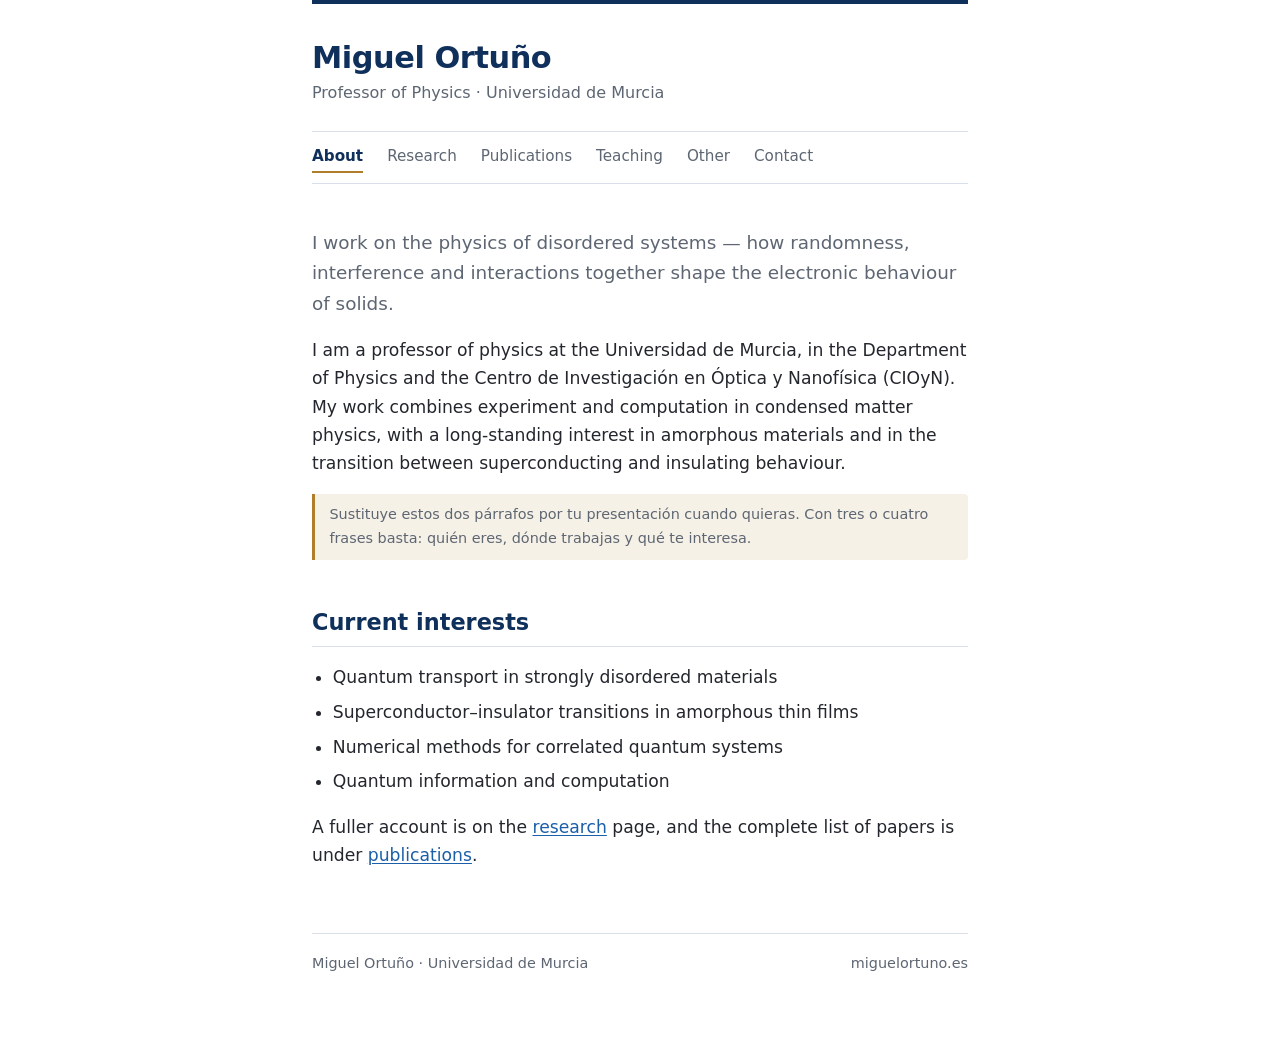
<file: index.html>
<!doctype html>
<html lang="en">
<head>
<meta charset="utf-8">
<meta name="viewport" content="width=device-width, initial-scale=1">
<title>Miguel Ortuño — Universidad de Murcia</title>
<meta name="description" content="Miguel Ortuño, Professor of Physics at the Universidad de Murcia. Disordered systems, quantum transport and superconductor–insulator transitions.">
<link rel="stylesheet" href="style.css">
</head>
<body>
<div class="wrap">

  <header class="masthead">
    <h1><a href="index.html">Miguel Ortuño</a></h1>
    <p class="affiliation">Professor of Physics · Universidad de Murcia</p>
    <nav>
      <a href="index.html" class="current">About</a>
      <a href="research.html">Research</a>
      <a href="publications.html">Publications</a>
      <a href="teaching.html">Teaching</a>
      <a href="other.html">Other</a>
      <a href="contact.html">Contact</a>
    </nav>
  </header>

  <main>
    <p class="lead">
      I work on the physics of disordered systems — how randomness, interference
      and interactions together shape the electronic behaviour of solids.
    </p>

    <p>
      I am a professor of physics at the Universidad de Murcia, in the Department of
      Physics and the Centro de Investigación en Óptica y Nanofísica (CIOyN). My work
      combines experiment and computation in condensed matter physics, with a
      long-standing interest in amorphous materials and in the transition between
      superconducting and insulating behaviour.
    </p>

    <div class="todo">
      Sustituye estos dos párrafos por tu presentación cuando quieras. Con tres o
      cuatro frases basta: quién eres, dónde trabajas y qué te interesa.
    </div>

    <h2>Current interests</h2>
    <ul>
      <li>Quantum transport in strongly disordered materials</li>
      <li>Superconductor–insulator transitions in amorphous thin films</li>
      <li>Numerical methods for correlated quantum systems</li>
      <li>Quantum information and computation</li>
    </ul>

    <p>
      A fuller account is on the <a href="research.html">research</a> page, and the
      complete list of papers is under <a href="publications.html">publications</a>.
    </p>
  </main>

  <footer>
    <span>Miguel Ortuño · Universidad de Murcia</span>
    <span>miguelortuno.es</span>
  </footer>

</div>
</body>
</html>
</file>
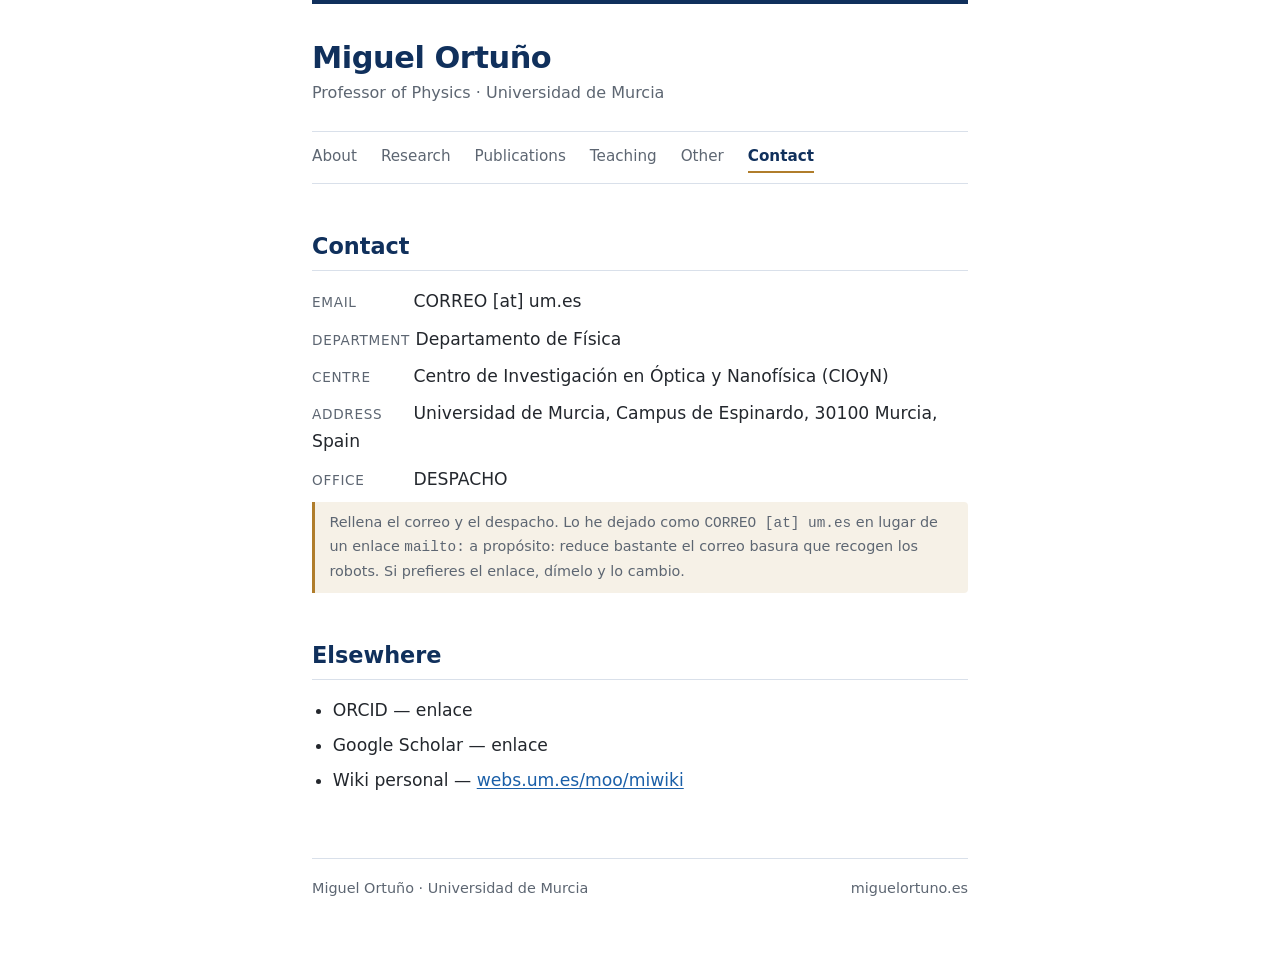
<file: contact.html>
<!doctype html>
<html lang="en">
<head>
<meta charset="utf-8">
<meta name="viewport" content="width=device-width, initial-scale=1">
<title>Contact — Miguel Ortuño</title>
<meta name="description" content="Contact details — Department of Physics, Universidad de Murcia.">
<link rel="stylesheet" href="style.css">
</head>
<body>
<div class="wrap">

  <header class="masthead">
    <h1><a href="index.html">Miguel Ortuño</a></h1>
    <p class="affiliation">Professor of Physics · Universidad de Murcia</p>
    <nav>
      <a href="index.html">About</a>
      <a href="research.html">Research</a>
      <a href="publications.html">Publications</a>
      <a href="teaching.html">Teaching</a>
      <a href="other.html">Other</a>
      <a href="contact.html" class="current">Contact</a>
    </nav>
  </header>

  <main>
    <h2>Contact</h2>

    <ul class="contact-list">
      <li><span>Email</span> CORREO [at] um.es</li>
      <li><span>Department</span> Departamento de Física</li>
      <li><span>Centre</span> Centro de Investigación en Óptica y Nanofísica (CIOyN)</li>
      <li><span>Address</span> Universidad de Murcia, Campus de Espinardo, 30100 Murcia, Spain</li>
      <li><span>Office</span> DESPACHO</li>
    </ul>

    <div class="todo">
      Rellena el correo y el despacho. Lo he dejado como <code>CORREO [at] um.es</code>
      en lugar de un enlace <code>mailto:</code> a propósito: reduce bastante el correo
      basura que recogen los robots. Si prefieres el enlace, dímelo y lo cambio.
    </div>

    <h2>Elsewhere</h2>
    <ul>
      <li>ORCID — enlace</li>
      <li>Google Scholar — enlace</li>
      <li>Wiki personal — <a href="https://webs.um.es/moo/miwiki/">webs.um.es/moo/miwiki</a></li>
    </ul>
  </main>

  <footer>
    <span>Miguel Ortuño · Universidad de Murcia</span>
    <span>miguelortuno.es</span>
  </footer>

</div>
</body>
</html>
</file>
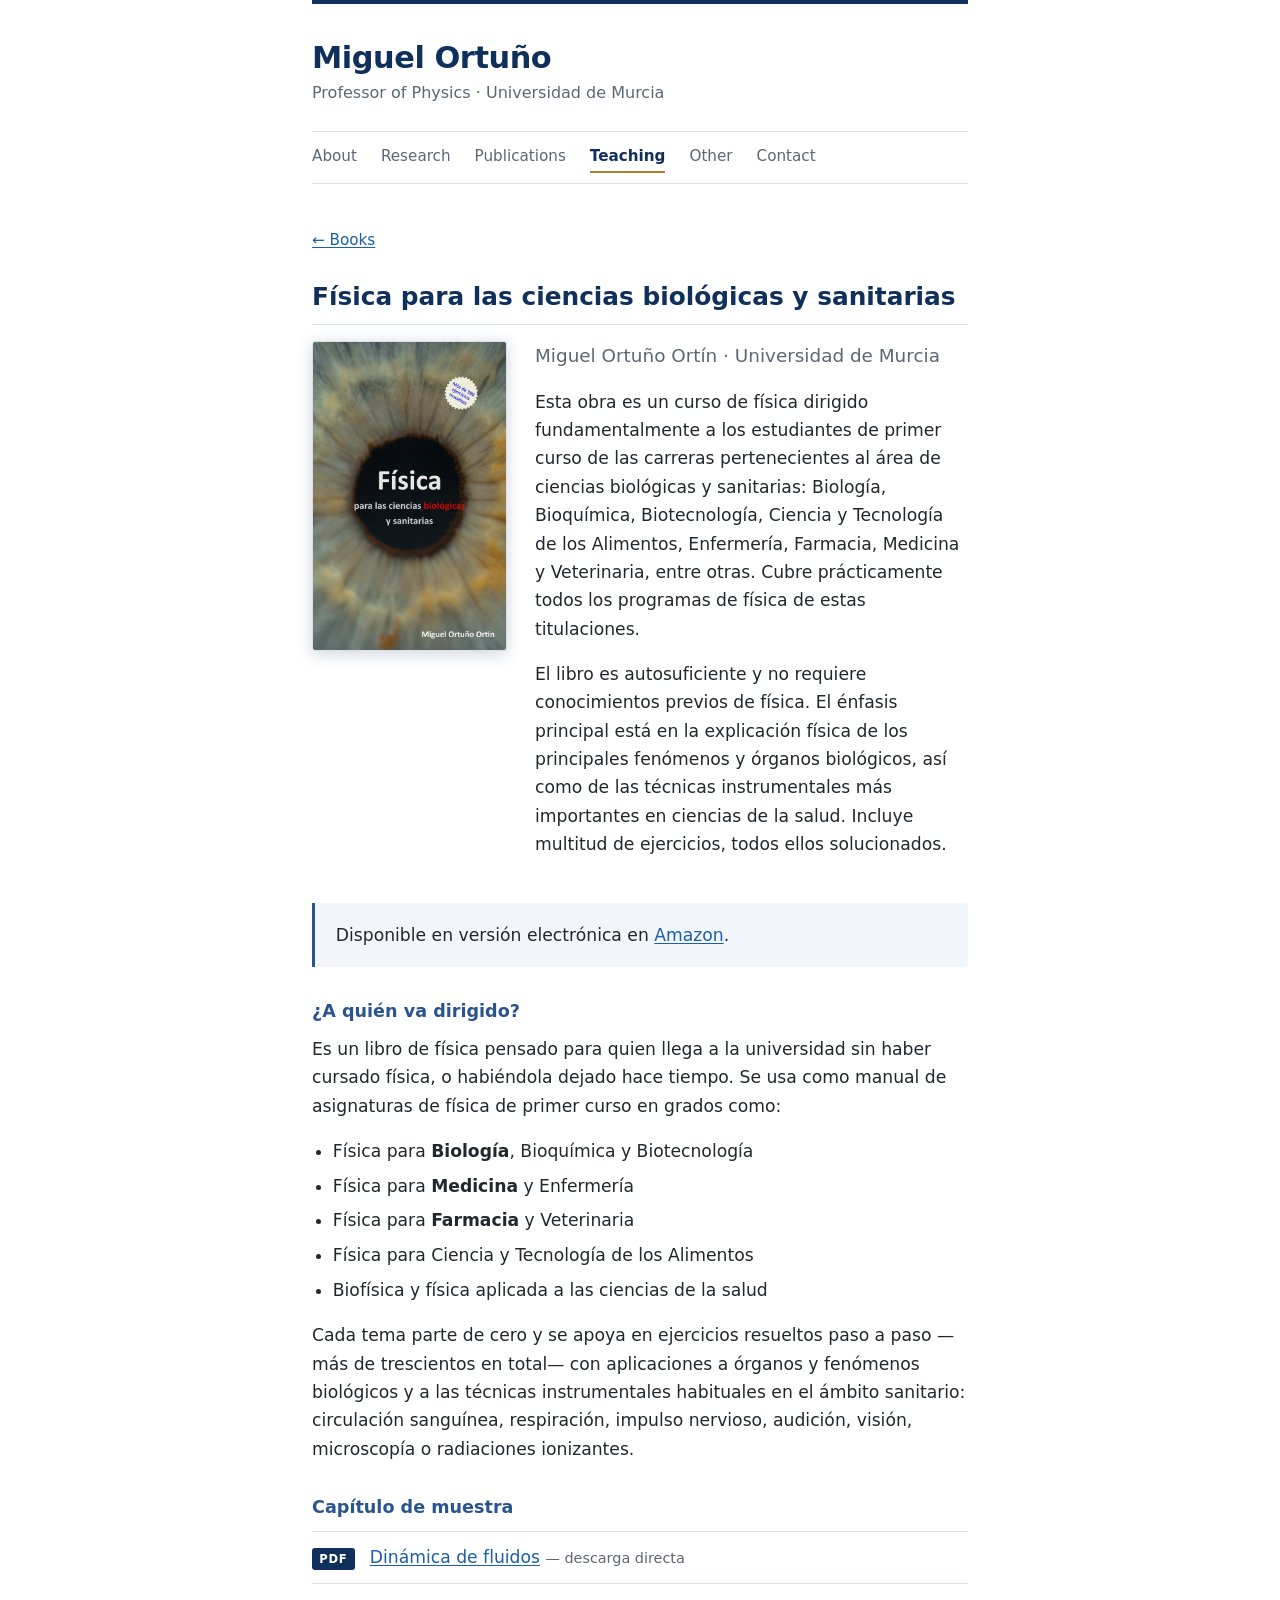
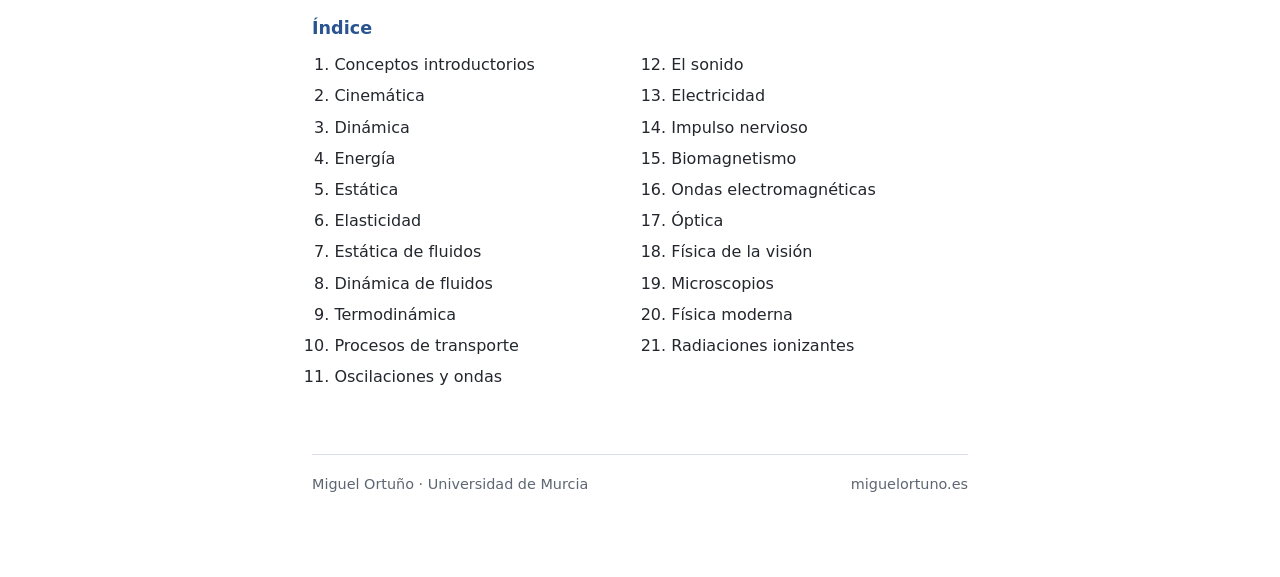
<file: libro-biofisica.html>
<!doctype html>
<html lang="es">
<head>
<meta charset="utf-8">
<meta name="viewport" content="width=device-width, initial-scale=1">
<title>Física para las ciencias biológicas y sanitarias — libro con más de 300 ejercicios resueltos</title>
<meta name="description" content="Libro de física para primer curso de Biología, Medicina, Enfermería, Farmacia, Veterinaria y Biotecnología. Sin conocimientos previos, con más de 300 ejercicios resueltos. Miguel Ortuño Ortín.">
<meta name="author" content="Miguel Ortuño Ortín">
<meta name="keywords" content="física para biología, física para enfermería, física para medicina, física para farmacia, física para veterinaria, biofísica, libro de física primer curso, ejercicios resueltos de física, física ciencias de la salud, Miguel Ortuño Ortín">
<link rel="canonical" href="https://miguelortuno.es/libro-biofisica.html">

<meta property="og:type" content="book">
<meta property="og:title" content="Física para las ciencias biológicas y sanitarias">
<meta property="og:description" content="Libro de física para primer curso de Biología, Medicina, Enfermería, Farmacia y Veterinaria, con más de 300 ejercicios resueltos.">
<meta property="og:url" content="https://miguelortuno.es/libro-biofisica.html">
<meta property="og:image" content="https://miguelortuno.es/img/portada-biofisica.jpg">
<meta property="og:locale" content="es_ES">

<link rel="stylesheet" href="style.css">

<script type="application/ld+json">
{
  "@context": "https://schema.org",
  "@type": "Book",
  "name": "Física para las ciencias biológicas y sanitarias",
  "author": {
    "@type": "Person",
    "name": "Miguel Ortuño Ortín",
    "jobTitle": "Catedrático de Física",
    "affiliation": {
      "@type": "CollegeOrUniversity",
      "name": "Universidad de Murcia"
    },
    "url": "https://miguelortuno.es/"
  },
  "inLanguage": "es",
  "bookFormat": "https://schema.org/EBook",
  "image": "https://miguelortuno.es/img/portada-biofisica.jpg",
  "url": "https://miguelortuno.es/libro-biofisica.html",
  "description": "Curso de física para estudiantes de primer curso de las carreras del área de ciencias biológicas y sanitarias: Biología, Bioquímica, Biotecnología, Ciencia y Tecnología de los Alimentos, Enfermería, Farmacia, Medicina y Veterinaria. Autosuficiente, sin conocimientos previos de física, con más de 300 ejercicios resueltos.",
  "about": [
    "Física",
    "Biofísica",
    "Física médica",
    "Ciencias de la salud",
    "Enseñanza universitaria"
  ],
  "offers": {
    "@type": "Offer",
    "url": "https://www.amazon.es/F%C3%ADsica-para-ciencias-biol%C3%B3gicas-sanitarias-ebook/dp/B0FCBRLQTH/",
    "availability": "https://schema.org/InStock"
  }
}
</script>
</head>
<body>
<div class="wrap">

  <header class="masthead">
    <p class="sitetitle"><a href="index.html">Miguel Ortuño</a></p>
    <p class="affiliation">Professor of Physics · Universidad de Murcia</p>
    <nav>
      <a href="index.html">About</a>
      <a href="research.html">Research</a>
      <a href="publications.html">Publications</a>
      <a href="teaching.html" class="current">Teaching</a>
      <a href="other.html">Other</a>
      <a href="contact.html">Contact</a>
    </nav>
  </header>

  <main>
    <p class="back"><a href="teaching.html">← Books</a></p>

    <h1 class="pagetitle">Física para las ciencias biológicas y sanitarias</h1>

    <div class="bookhead">
      <img class="cover" src="img/portada-biofisica.jpg" width="600" height="960"
           alt="Portada del libro Física para las ciencias biológicas y sanitarias, de Miguel Ortuño Ortín">
      <div class="blurb">
        <p class="lead">Miguel Ortuño Ortín · Universidad de Murcia</p>
        <p>
          Esta obra es un curso de física dirigido fundamentalmente a los estudiantes de
          primer curso de las carreras pertenecientes al área de ciencias biológicas y
          sanitarias: Biología, Bioquímica, Biotecnología, Ciencia y Tecnología de los
          Alimentos, Enfermería, Farmacia, Medicina y Veterinaria, entre otras. Cubre
          prácticamente todos los programas de física de estas titulaciones.
        </p>
        <p>
          El libro es autosuficiente y no requiere conocimientos previos de física. El
          énfasis principal está en la explicación física de los principales fenómenos y
          órganos biológicos, así como de las técnicas instrumentales más importantes en
          ciencias de la salud. Incluye multitud de ejercicios, todos ellos solucionados.
        </p>
      </div>
    </div>

    <div class="panel">
      <p>
        Disponible en versión electrónica en
        <a href="https://www.amazon.es/F%C3%ADsica-para-ciencias-biol%C3%B3gicas-sanitarias-ebook/dp/B0FCBRLQTH/">Amazon</a>.
      </p>
    </div>

    <h3>¿A quién va dirigido?</h3>

    <p>
      Es un libro de física pensado para quien llega a la universidad sin haber cursado
      física, o habiéndola dejado hace tiempo. Se usa como manual de asignaturas de
      física de primer curso en grados como:
    </p>

    <ul>
      <li>Física para <strong>Biología</strong>, Bioquímica y Biotecnología</li>
      <li>Física para <strong>Medicina</strong> y Enfermería</li>
      <li>Física para <strong>Farmacia</strong> y Veterinaria</li>
      <li>Física para Ciencia y Tecnología de los Alimentos</li>
      <li>Biofísica y física aplicada a las ciencias de la salud</li>
    </ul>

    <p>
      Cada tema parte de cero y se apoya en ejercicios resueltos paso a paso —más de
      trescientos en total— con aplicaciones a órganos y fenómenos biológicos y a las
      técnicas instrumentales habituales en el ámbito sanitario: circulación sanguínea,
      respiración, impulso nervioso, audición, visión, microscopía o radiaciones
      ionizantes.
    </p>

    <h3>Capítulo de muestra</h3>

    <ul class="downloads">
      <li>
        <span class="tag">PDF</span>
        <a href="pdf/capitulo-muestra.pdf">Dinámica de fluidos</a>
        <span class="size">— descarga directa</span>
      </li>
    </ul>

    <h3>Índice</h3>

    <ol class="toc">
      <li>Conceptos introductorios</li>
      <li>Cinemática</li>
      <li>Dinámica</li>
      <li>Energía</li>
      <li>Estática</li>
      <li>Elasticidad</li>
      <li>Estática de fluidos</li>
      <li>Dinámica de fluidos</li>
      <li>Termodinámica</li>
      <li>Procesos de transporte</li>
      <li>Oscilaciones y ondas</li>
      <li>El sonido</li>
      <li>Electricidad</li>
      <li>Impulso nervioso</li>
      <li>Biomagnetismo</li>
      <li>Ondas electromagnéticas</li>
      <li>Óptica</li>
      <li>Física de la visión</li>
      <li>Microscopios</li>
      <li>Física moderna</li>
      <li>Radiaciones ionizantes</li>
    </ol>

  </main>

  <footer>
    <span>Miguel Ortuño · Universidad de Murcia</span>
    <span>miguelortuno.es</span>
  </footer>

</div>
</body>
</html>
</file>
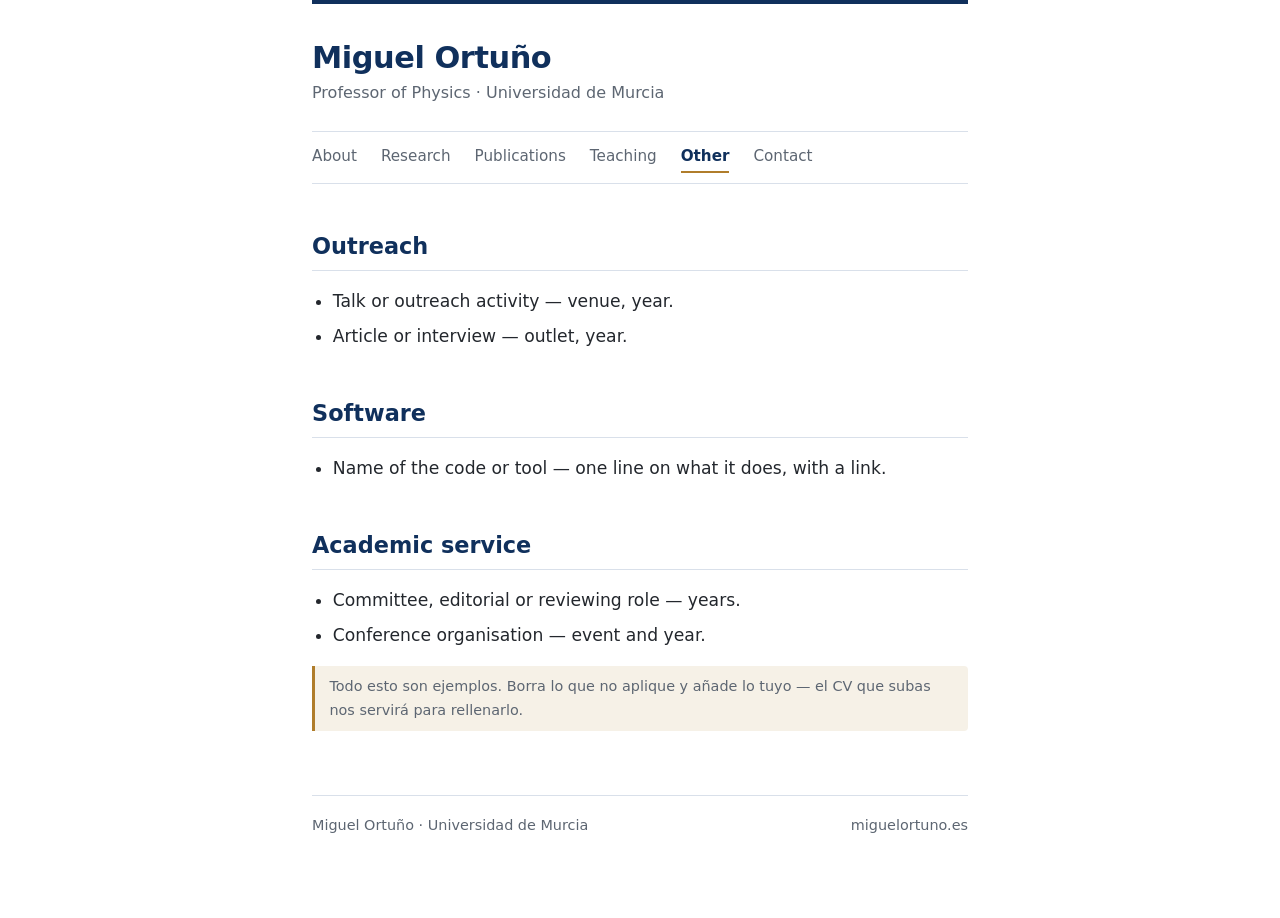
<file: other.html>
<!doctype html>
<html lang="en">
<head>
<meta charset="utf-8">
<meta name="viewport" content="width=device-width, initial-scale=1">
<title>Other — Miguel Ortuño</title>
<meta name="description" content="Outreach, software and academic service.">
<link rel="stylesheet" href="style.css">
</head>
<body>
<div class="wrap">

  <header class="masthead">
    <h1><a href="index.html">Miguel Ortuño</a></h1>
    <p class="affiliation">Professor of Physics · Universidad de Murcia</p>
    <nav>
      <a href="index.html">About</a>
      <a href="research.html">Research</a>
      <a href="publications.html">Publications</a>
      <a href="teaching.html">Teaching</a>
      <a href="other.html" class="current">Other</a>
      <a href="contact.html">Contact</a>
    </nav>
  </header>

  <main>
    <h2>Outreach</h2>
    <ul>
      <li>Talk or outreach activity — venue, year.</li>
      <li>Article or interview — outlet, year.</li>
    </ul>

    <h2>Software</h2>
    <ul>
      <li>Name of the code or tool — one line on what it does, with a link.</li>
    </ul>

    <h2>Academic service</h2>
    <ul>
      <li>Committee, editorial or reviewing role — years.</li>
      <li>Conference organisation — event and year.</li>
    </ul>

    <div class="todo">
      Todo esto son ejemplos. Borra lo que no aplique y añade lo tuyo — el CV que
      subas nos servirá para rellenarlo.
    </div>
  </main>

  <footer>
    <span>Miguel Ortuño · Universidad de Murcia</span>
    <span>miguelortuno.es</span>
  </footer>

</div>
</body>
</html>
</file>
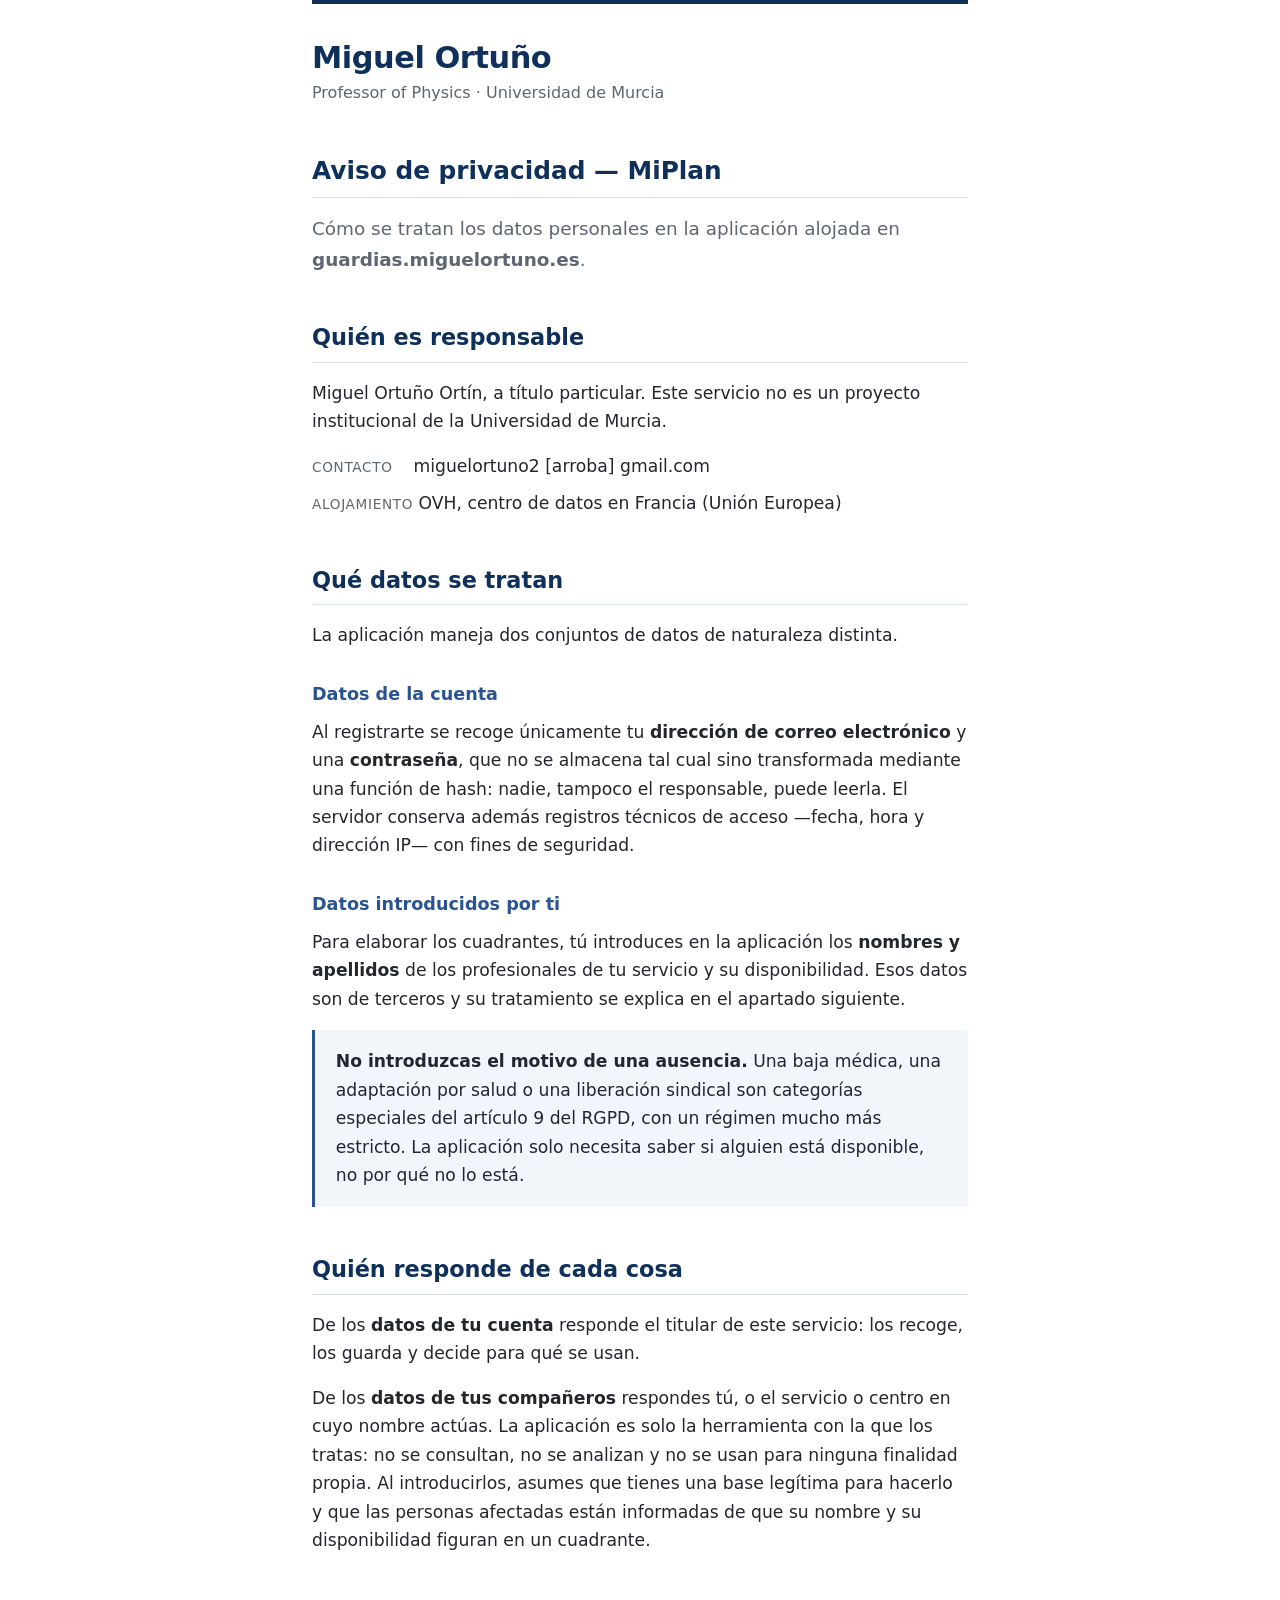
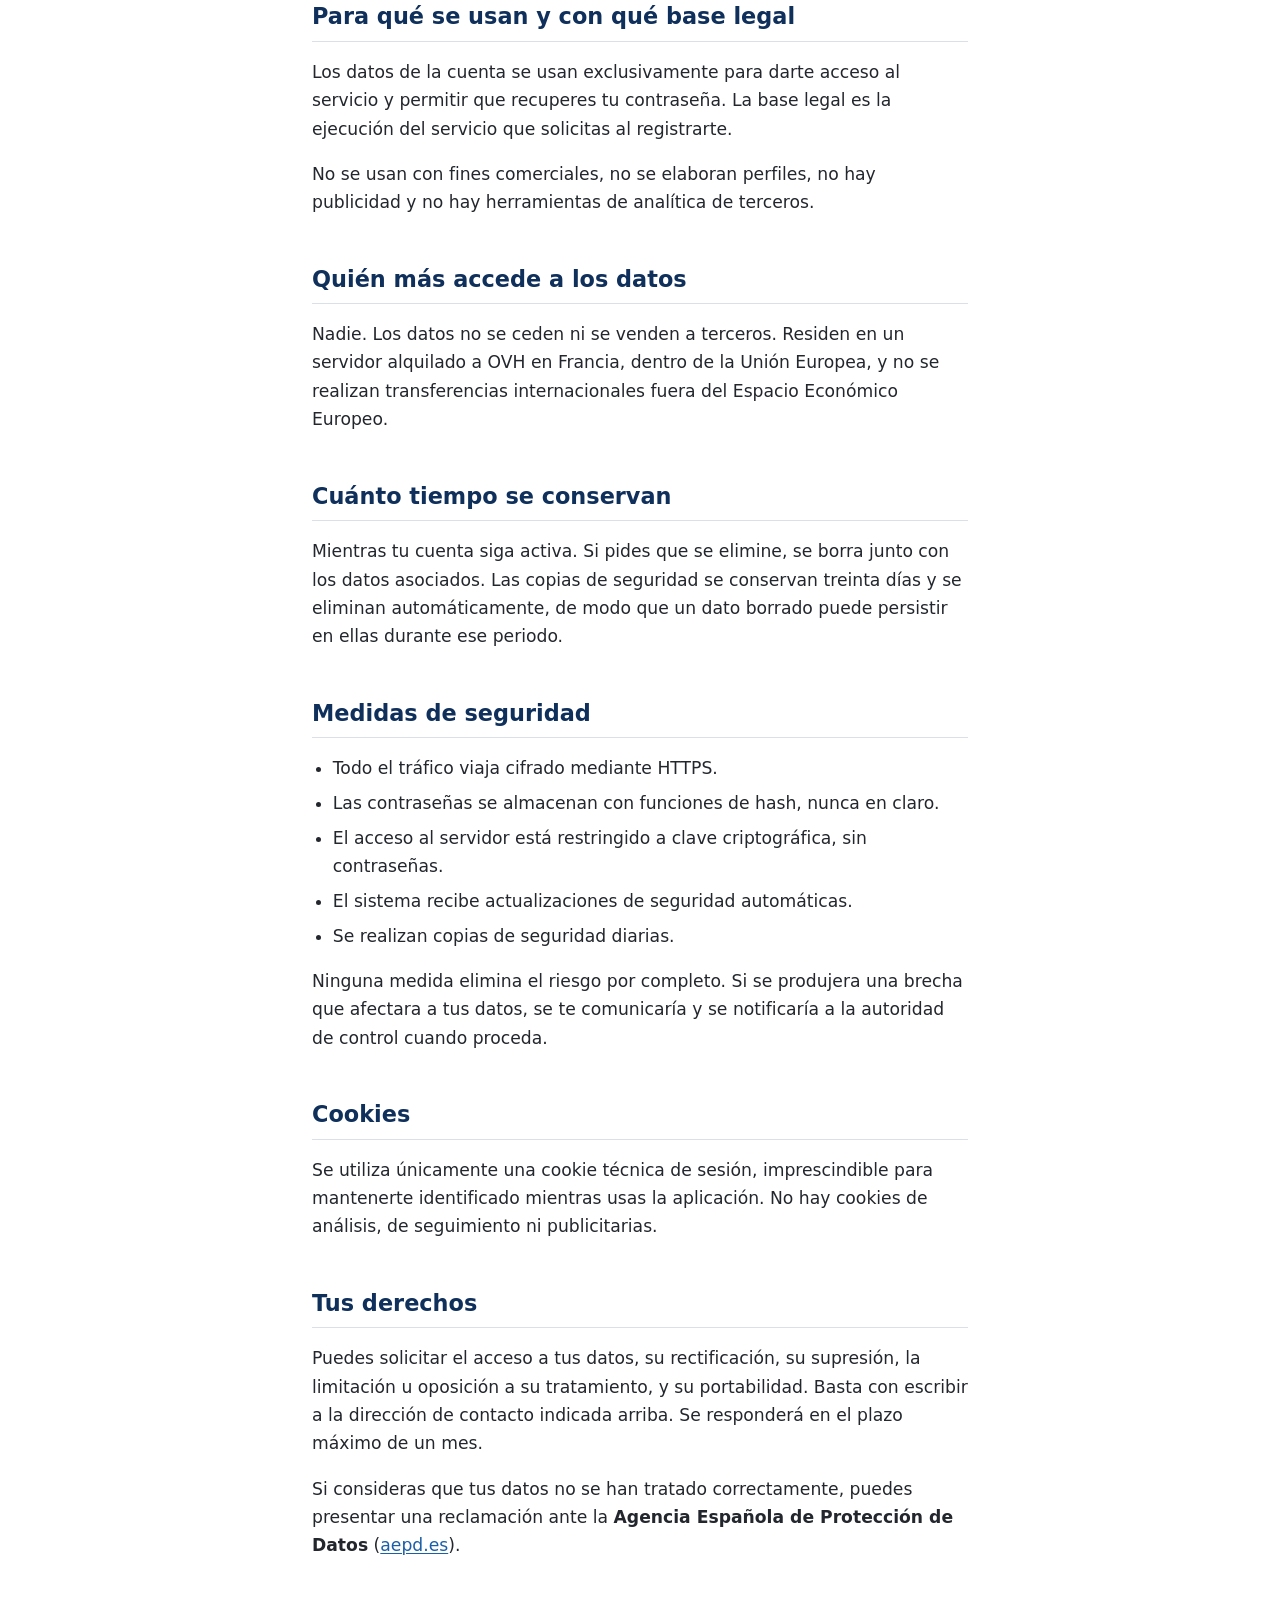
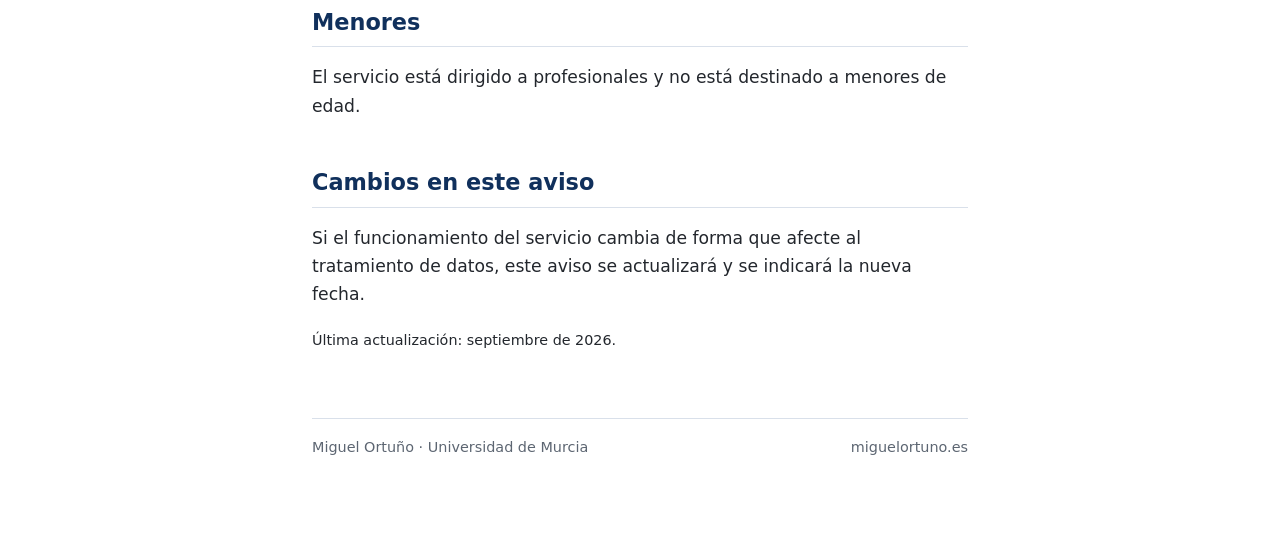
<file: privacidad.html>
<!doctype html>
<html lang="es">
<head>
<meta charset="utf-8">
<meta name="viewport" content="width=device-width, initial-scale=1">
<title>Aviso de privacidad — MiPlan</title>
<meta name="description" content="Información sobre el tratamiento de datos personales en la aplicación MiPlan (guardias.miguelortuno.es).">
<link rel="stylesheet" href="style.css">
</head>
<body>
<div class="wrap">

  <header class="masthead">
    <p class="sitetitle"><a href="index.html">Miguel Ortuño</a></p>
    <p class="affiliation">Professor of Physics · Universidad de Murcia</p>
  </header>

  <main>
    <h1 class="pagetitle">Aviso de privacidad — MiPlan</h1>

    <p class="lead">
      Cómo se tratan los datos personales en la aplicación alojada en
      <strong>guardias.miguelortuno.es</strong>.
    </p>

    <h2>Quién es responsable</h2>

    <p>
      Miguel Ortuño Ortín, a título particular. Este servicio no es un proyecto
      institucional de la Universidad de Murcia.
    </p>

    <ul class="contact-list">
      <li><span>Contacto</span> miguelortuno2 [arroba] gmail.com</li>
      <li><span>Alojamiento</span> OVH, centro de datos en Francia (Unión Europea)</li>
    </ul>

    <h2>Qué datos se tratan</h2>

    <p>La aplicación maneja dos conjuntos de datos de naturaleza distinta.</p>

    <h3>Datos de la cuenta</h3>

    <p>
      Al registrarte se recoge únicamente tu <strong>dirección de correo
      electrónico</strong> y una <strong>contraseña</strong>, que no se almacena tal
      cual sino transformada mediante una función de hash: nadie, tampoco el
      responsable, puede leerla. El servidor conserva además registros técnicos de
      acceso —fecha, hora y dirección IP— con fines de seguridad.
    </p>

    <h3>Datos introducidos por ti</h3>

    <p>
      Para elaborar los cuadrantes, tú introduces en la aplicación los
      <strong>nombres y apellidos</strong> de los profesionales de tu servicio y su
      disponibilidad. Esos datos son de terceros y su tratamiento se explica en el
      apartado siguiente.
    </p>

    <div class="panel">
      <p>
        <strong>No introduzcas el motivo de una ausencia.</strong> Una baja médica, una
        adaptación por salud o una liberación sindical son categorías especiales del
        artículo 9 del RGPD, con un régimen mucho más estricto. La aplicación solo
        necesita saber si alguien está disponible, no por qué no lo está.
      </p>
    </div>

    <h2>Quién responde de cada cosa</h2>

    <p>
      De los <strong>datos de tu cuenta</strong> responde el titular de este servicio:
      los recoge, los guarda y decide para qué se usan.
    </p>

    <p>
      De los <strong>datos de tus compañeros</strong> respondes tú, o el servicio o
      centro en cuyo nombre actúas. La aplicación es solo la herramienta con la que
      los tratas: no se consultan, no se analizan y no se usan para ninguna finalidad
      propia. Al introducirlos, asumes que tienes una base legítima para hacerlo y que
      las personas afectadas están informadas de que su nombre y su disponibilidad
      figuran en un cuadrante.
    </p>

    <h2>Para qué se usan y con qué base legal</h2>

    <p>
      Los datos de la cuenta se usan exclusivamente para darte acceso al servicio y
      permitir que recuperes tu contraseña. La base legal es la ejecución del servicio
      que solicitas al registrarte.
    </p>

    <p>
      No se usan con fines comerciales, no se elaboran perfiles, no hay publicidad y
      no hay herramientas de analítica de terceros.
    </p>

    <h2>Quién más accede a los datos</h2>

    <p>
      Nadie. Los datos no se ceden ni se venden a terceros. Residen en un servidor
      alquilado a OVH en Francia, dentro de la Unión Europea, y no se realizan
      transferencias internacionales fuera del Espacio Económico Europeo.
    </p>

    <h2>Cuánto tiempo se conservan</h2>

    <p>
      Mientras tu cuenta siga activa. Si pides que se elimine, se borra junto con los
      datos asociados. Las copias de seguridad se conservan treinta días y se eliminan
      automáticamente, de modo que un dato borrado puede persistir en ellas durante
      ese periodo.
    </p>

    <h2>Medidas de seguridad</h2>

    <ul>
      <li>Todo el tráfico viaja cifrado mediante HTTPS.</li>
      <li>Las contraseñas se almacenan con funciones de hash, nunca en claro.</li>
      <li>El acceso al servidor está restringido a clave criptográfica, sin contraseñas.</li>
      <li>El sistema recibe actualizaciones de seguridad automáticas.</li>
      <li>Se realizan copias de seguridad diarias.</li>
    </ul>

    <p>
      Ninguna medida elimina el riesgo por completo. Si se produjera una brecha que
      afectara a tus datos, se te comunicaría y se notificaría a la autoridad de
      control cuando proceda.
    </p>

    <h2>Cookies</h2>

    <p>
      Se utiliza únicamente una cookie técnica de sesión, imprescindible para
      mantenerte identificado mientras usas la aplicación. No hay cookies de análisis,
      de seguimiento ni publicitarias.
    </p>

    <h2>Tus derechos</h2>

    <p>
      Puedes solicitar el acceso a tus datos, su rectificación, su supresión, la
      limitación u oposición a su tratamiento, y su portabilidad. Basta con escribir a
      la dirección de contacto indicada arriba. Se responderá en el plazo máximo de un
      mes.
    </p>

    <p>
      Si consideras que tus datos no se han tratado correctamente, puedes presentar
      una reclamación ante la <strong>Agencia Española de Protección de Datos</strong>
      (<a href="https://www.aepd.es/">aepd.es</a>).
    </p>

    <h2>Menores</h2>

    <p>
      El servicio está dirigido a profesionales y no está destinado a menores de edad.
    </p>

    <h2>Cambios en este aviso</h2>

    <p>
      Si el funcionamiento del servicio cambia de forma que afecte al tratamiento de
      datos, este aviso se actualizará y se indicará la nueva fecha.
    </p>

    <p><small>Última actualización: septiembre de 2026.</small></p>
  </main>

  <footer>
    <span>Miguel Ortuño · Universidad de Murcia</span>
    <span>miguelortuno.es</span>
  </footer>

</div>
</body>
</html>
</file>
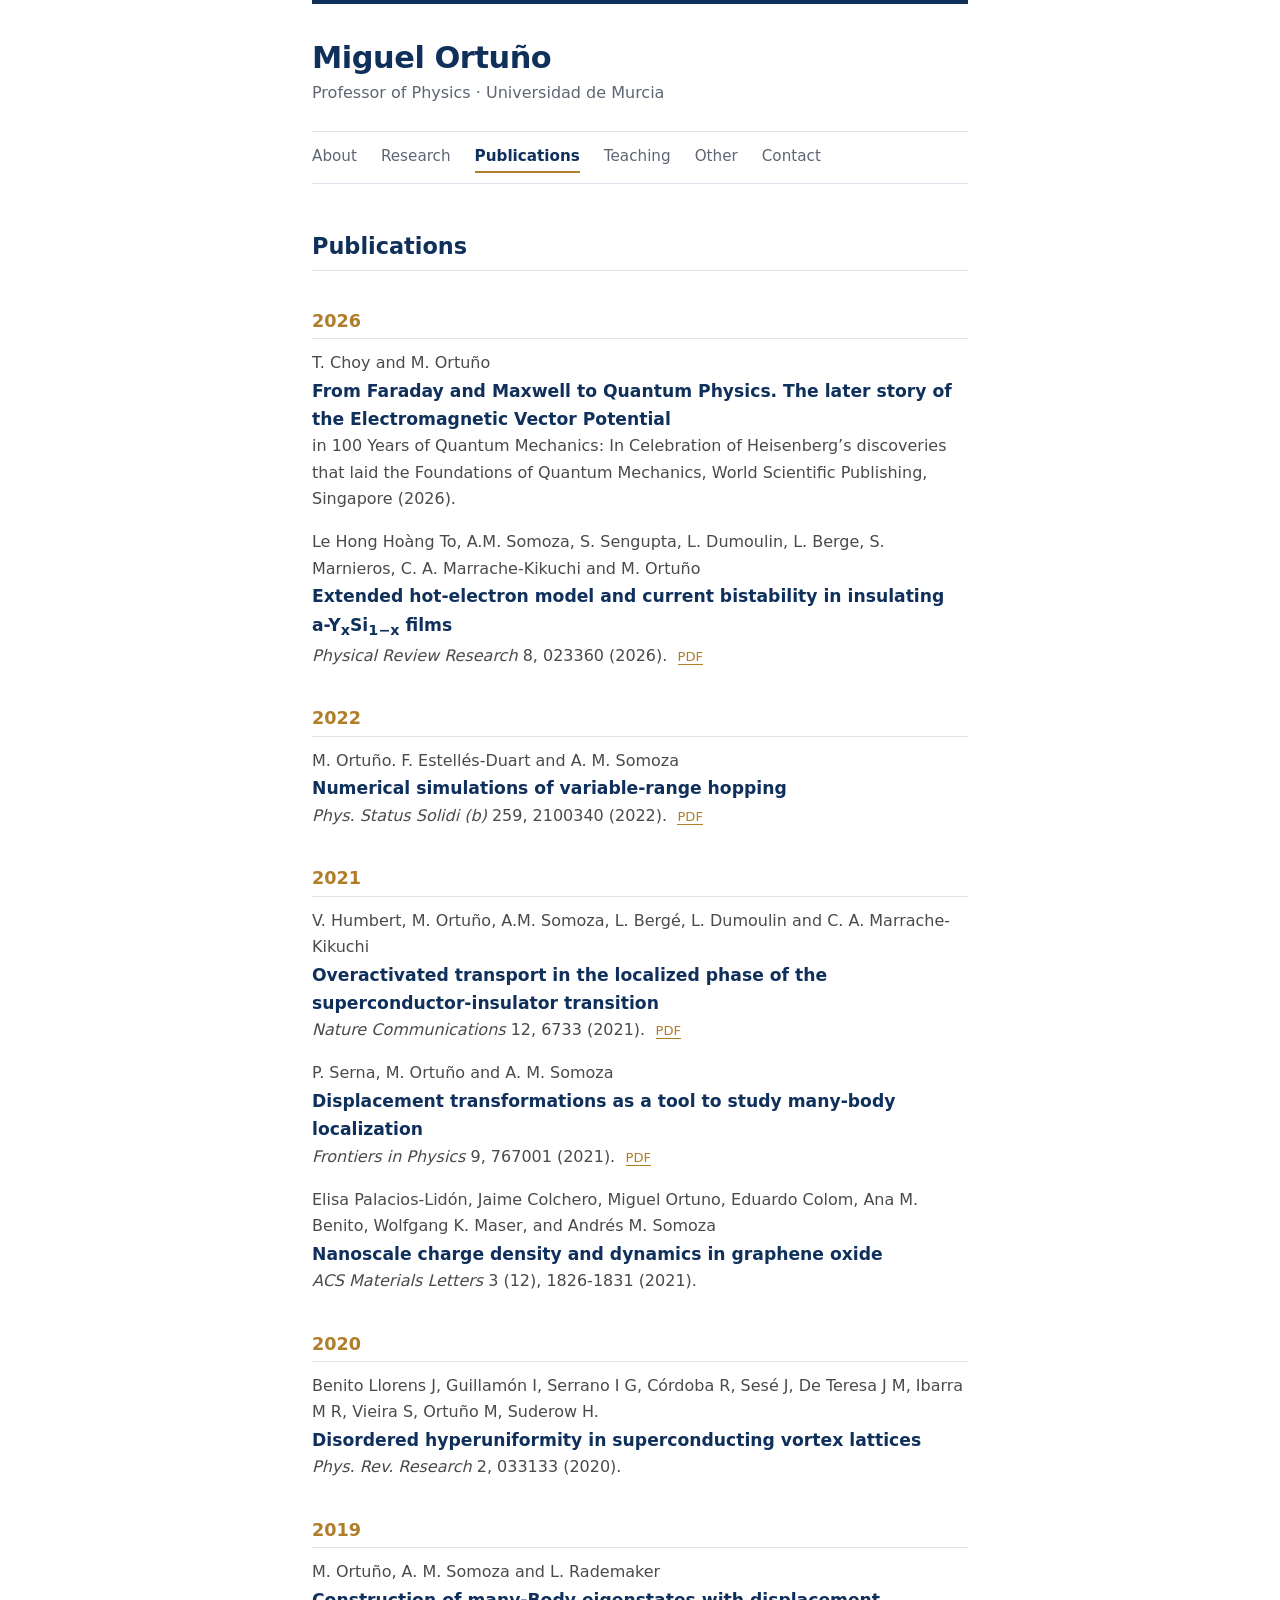
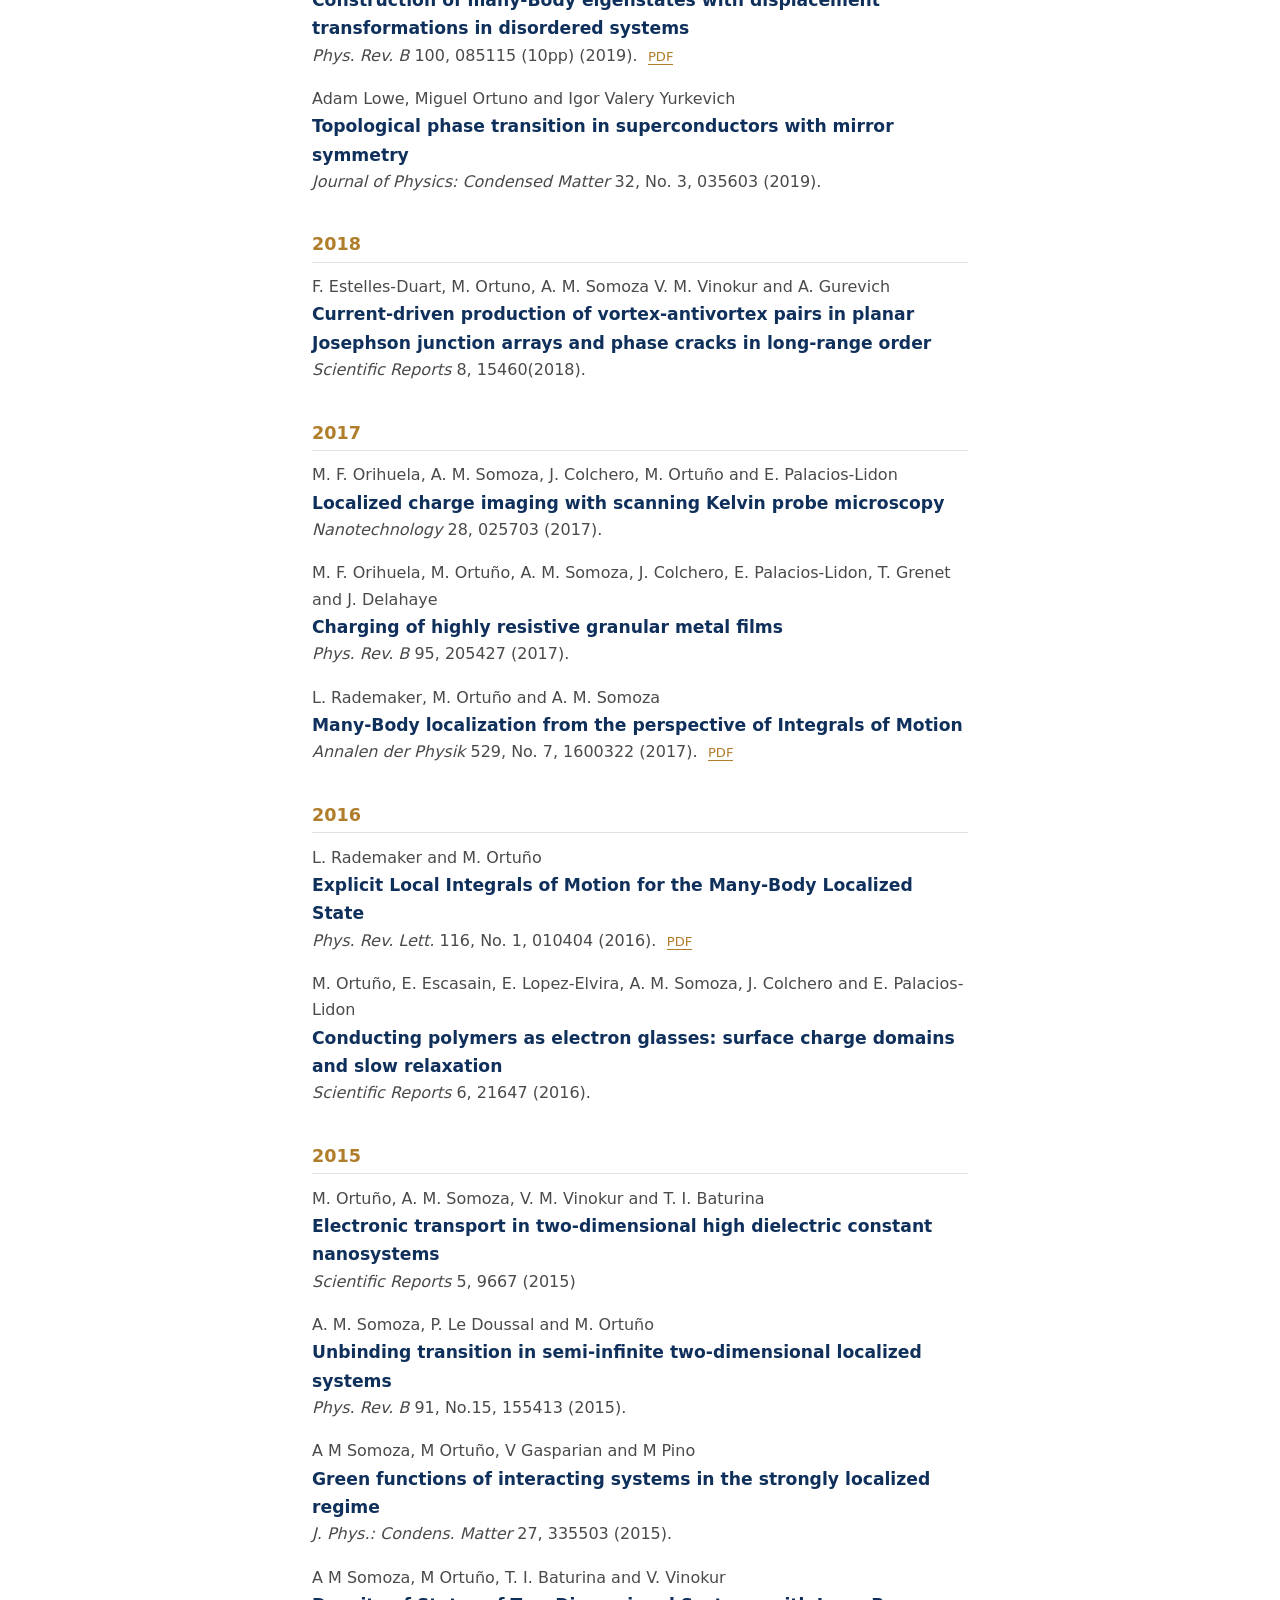
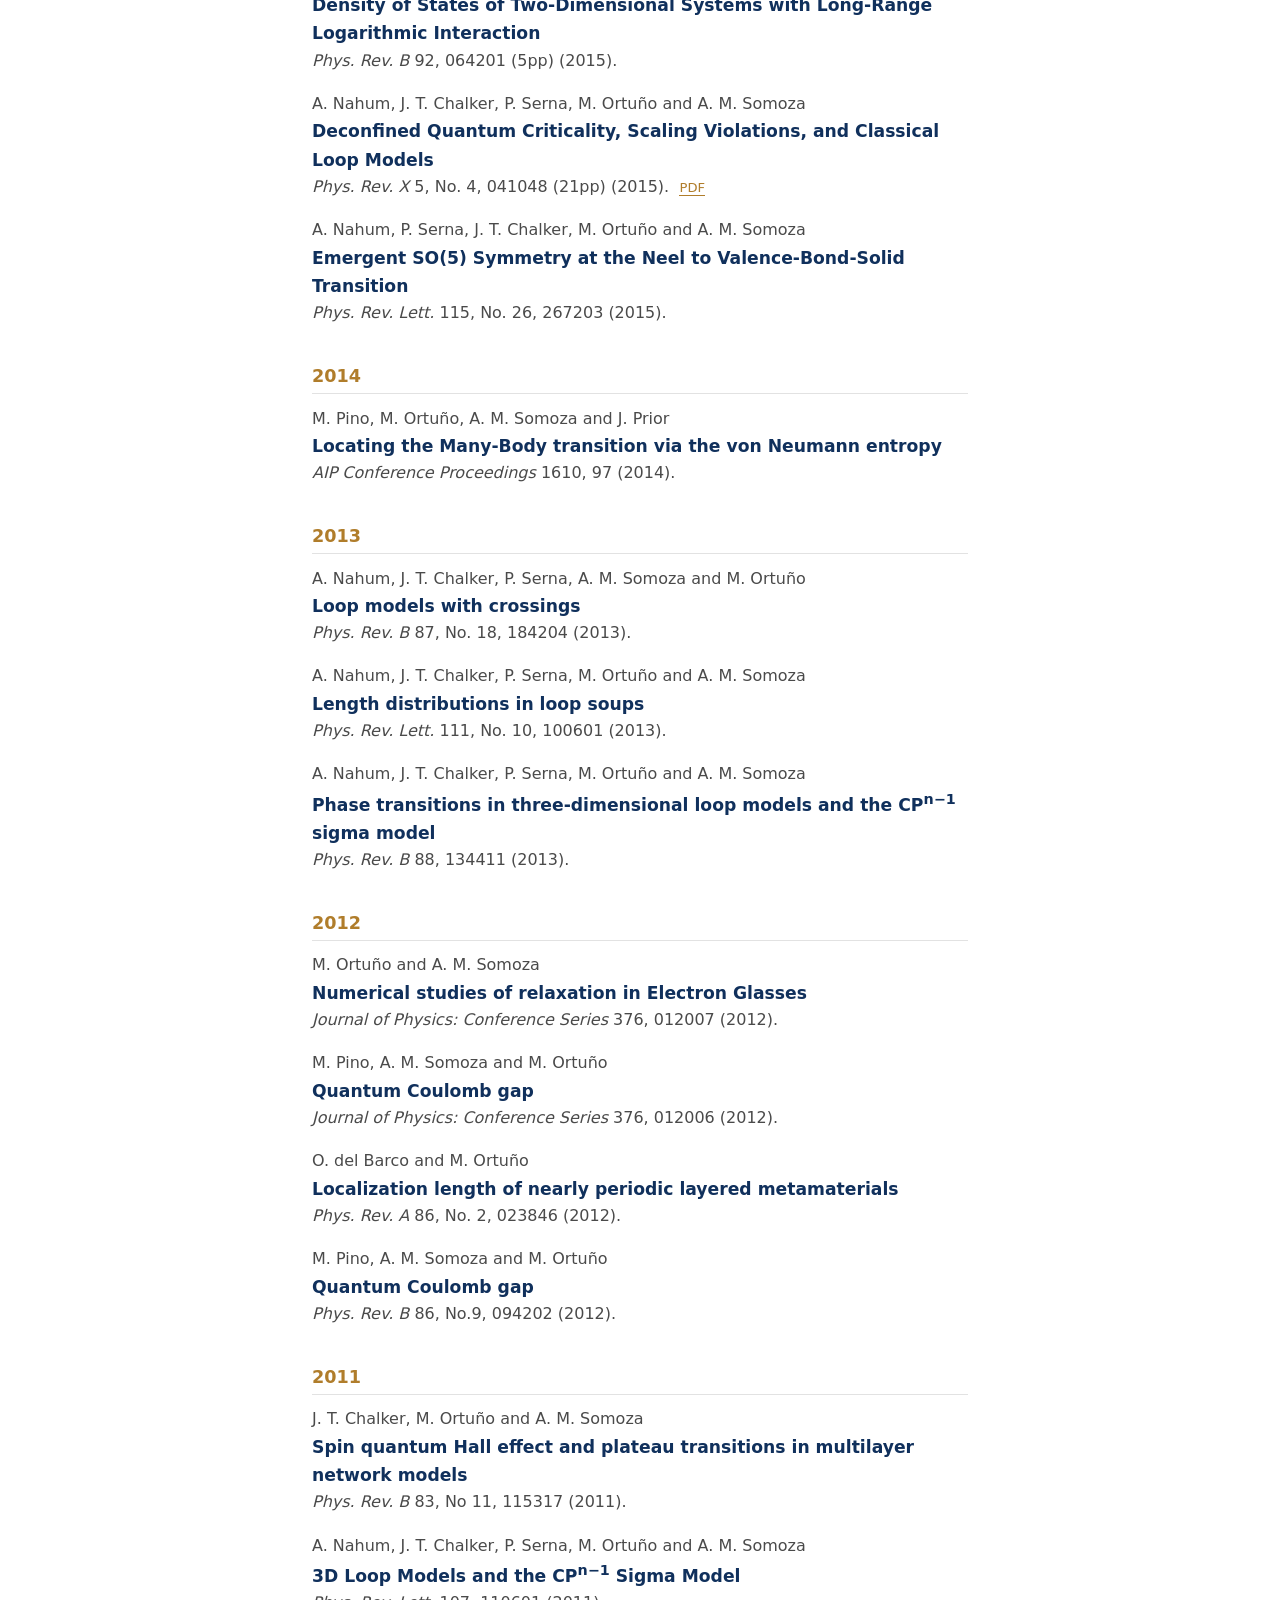
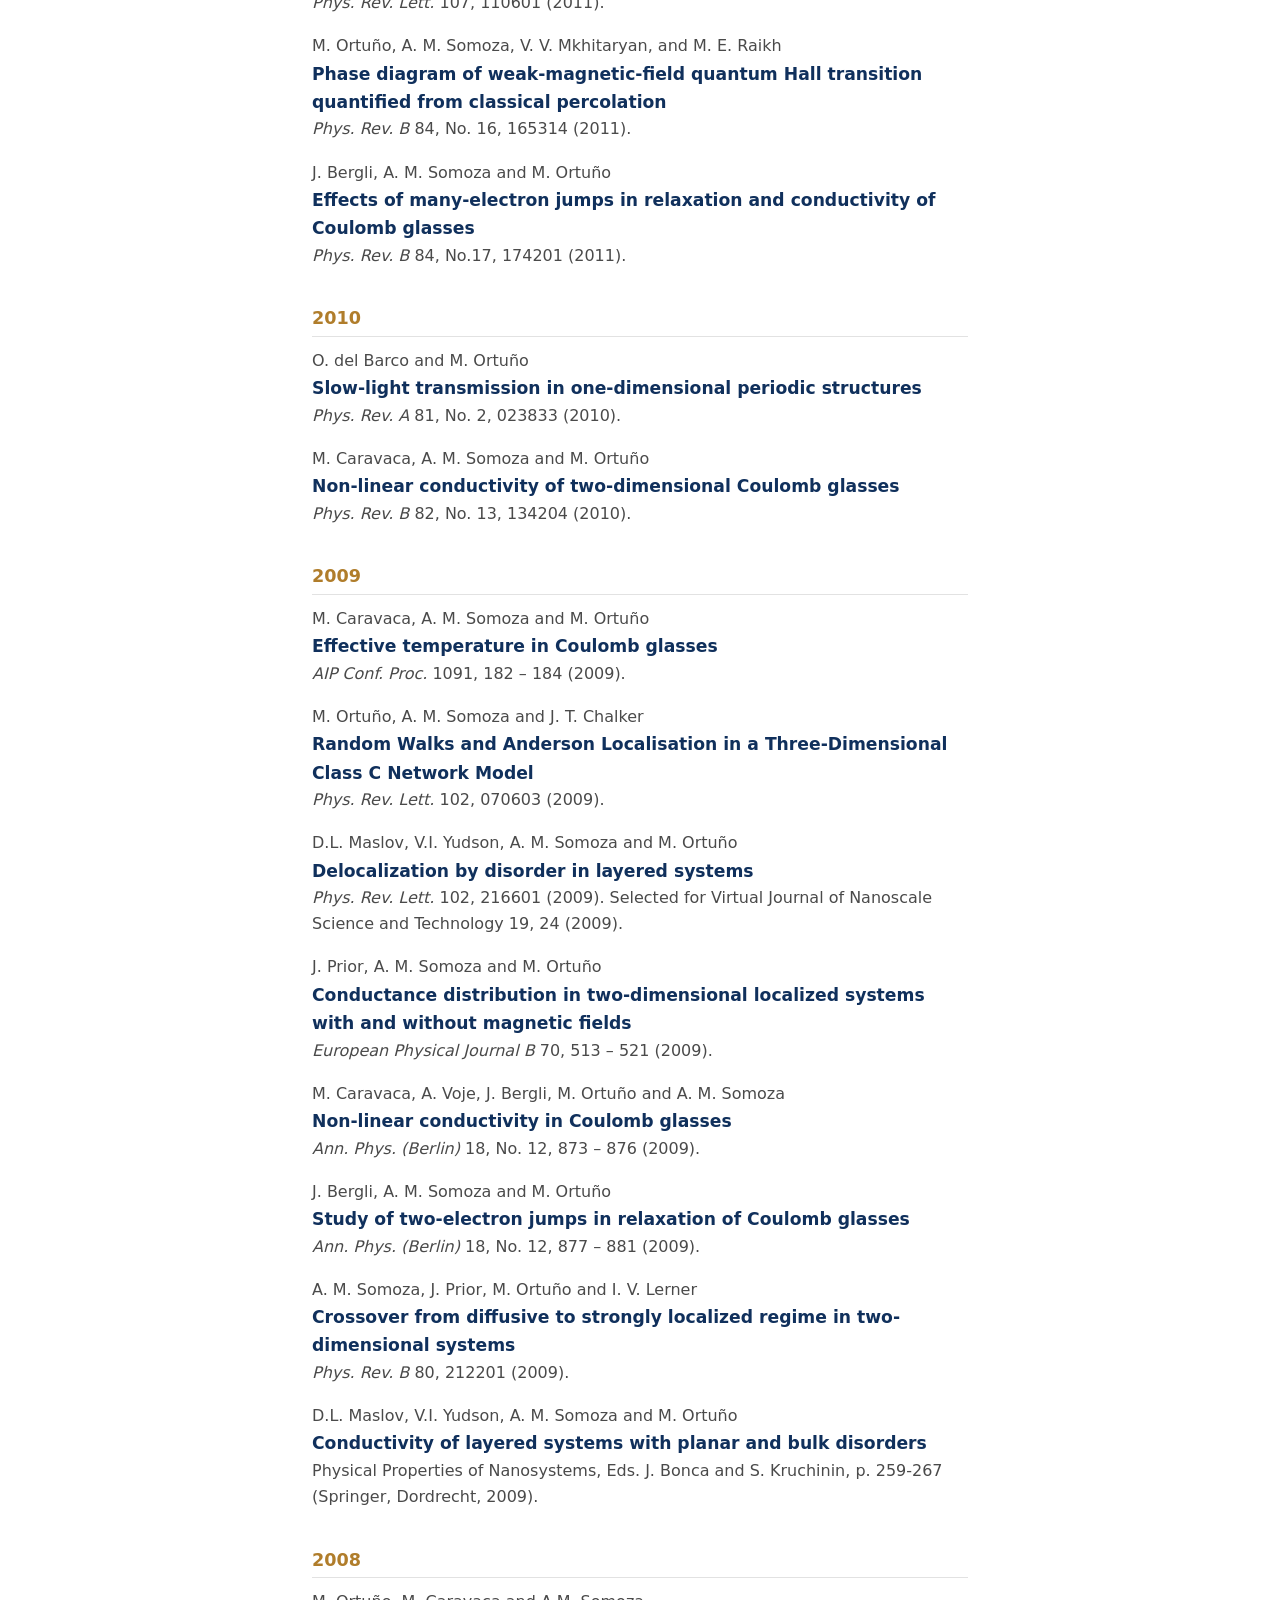
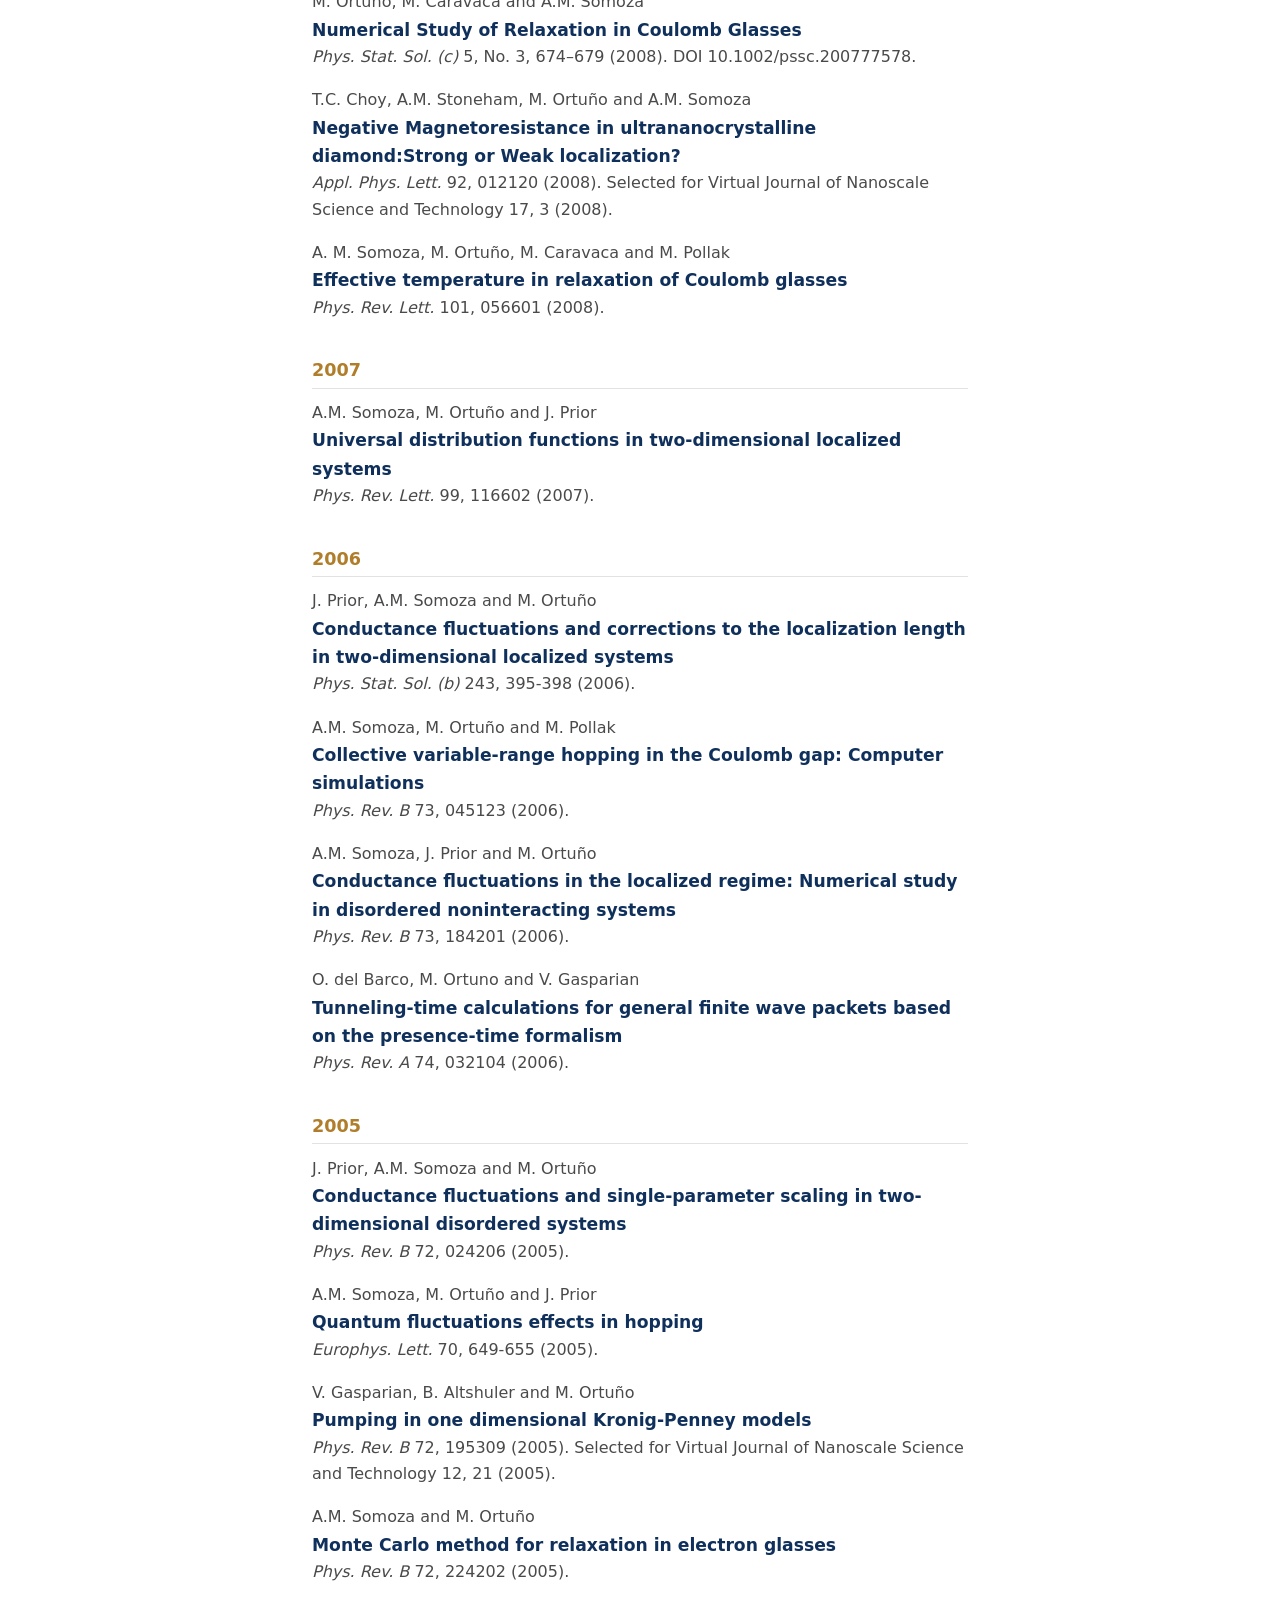
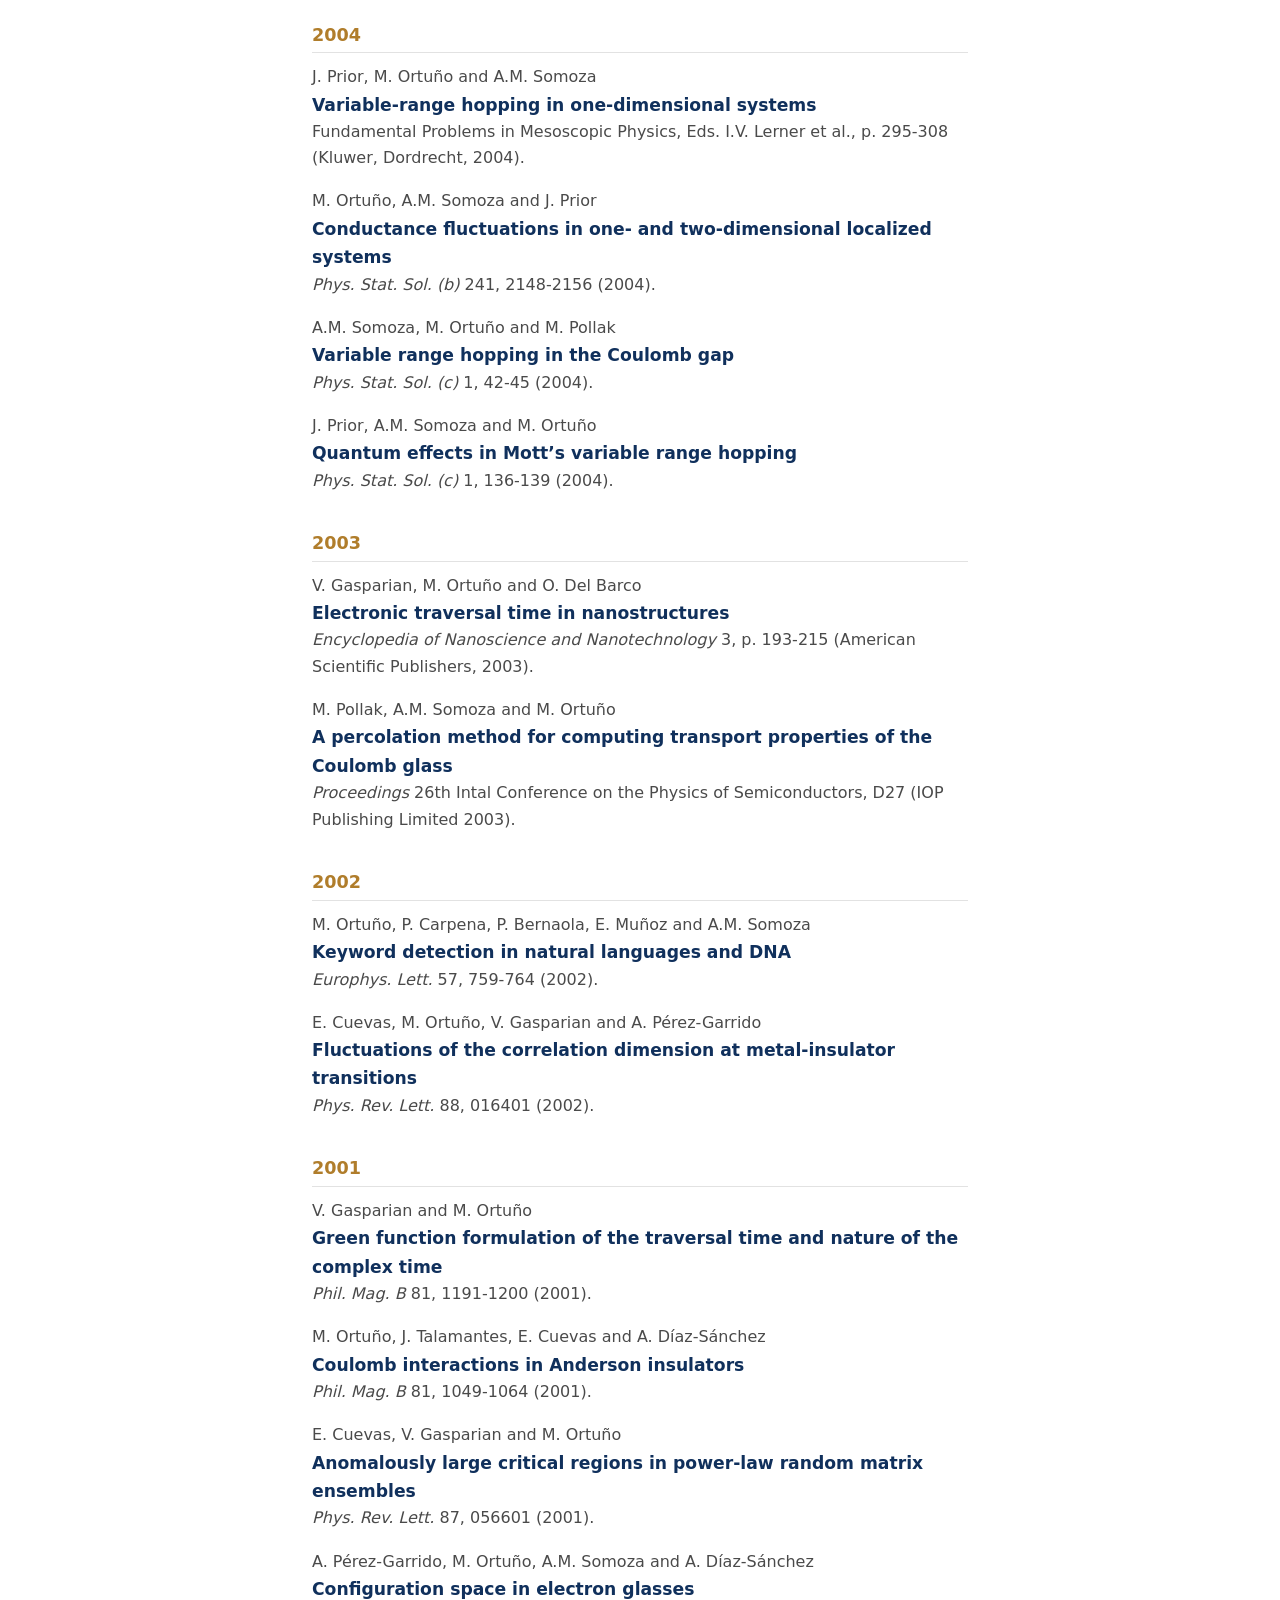
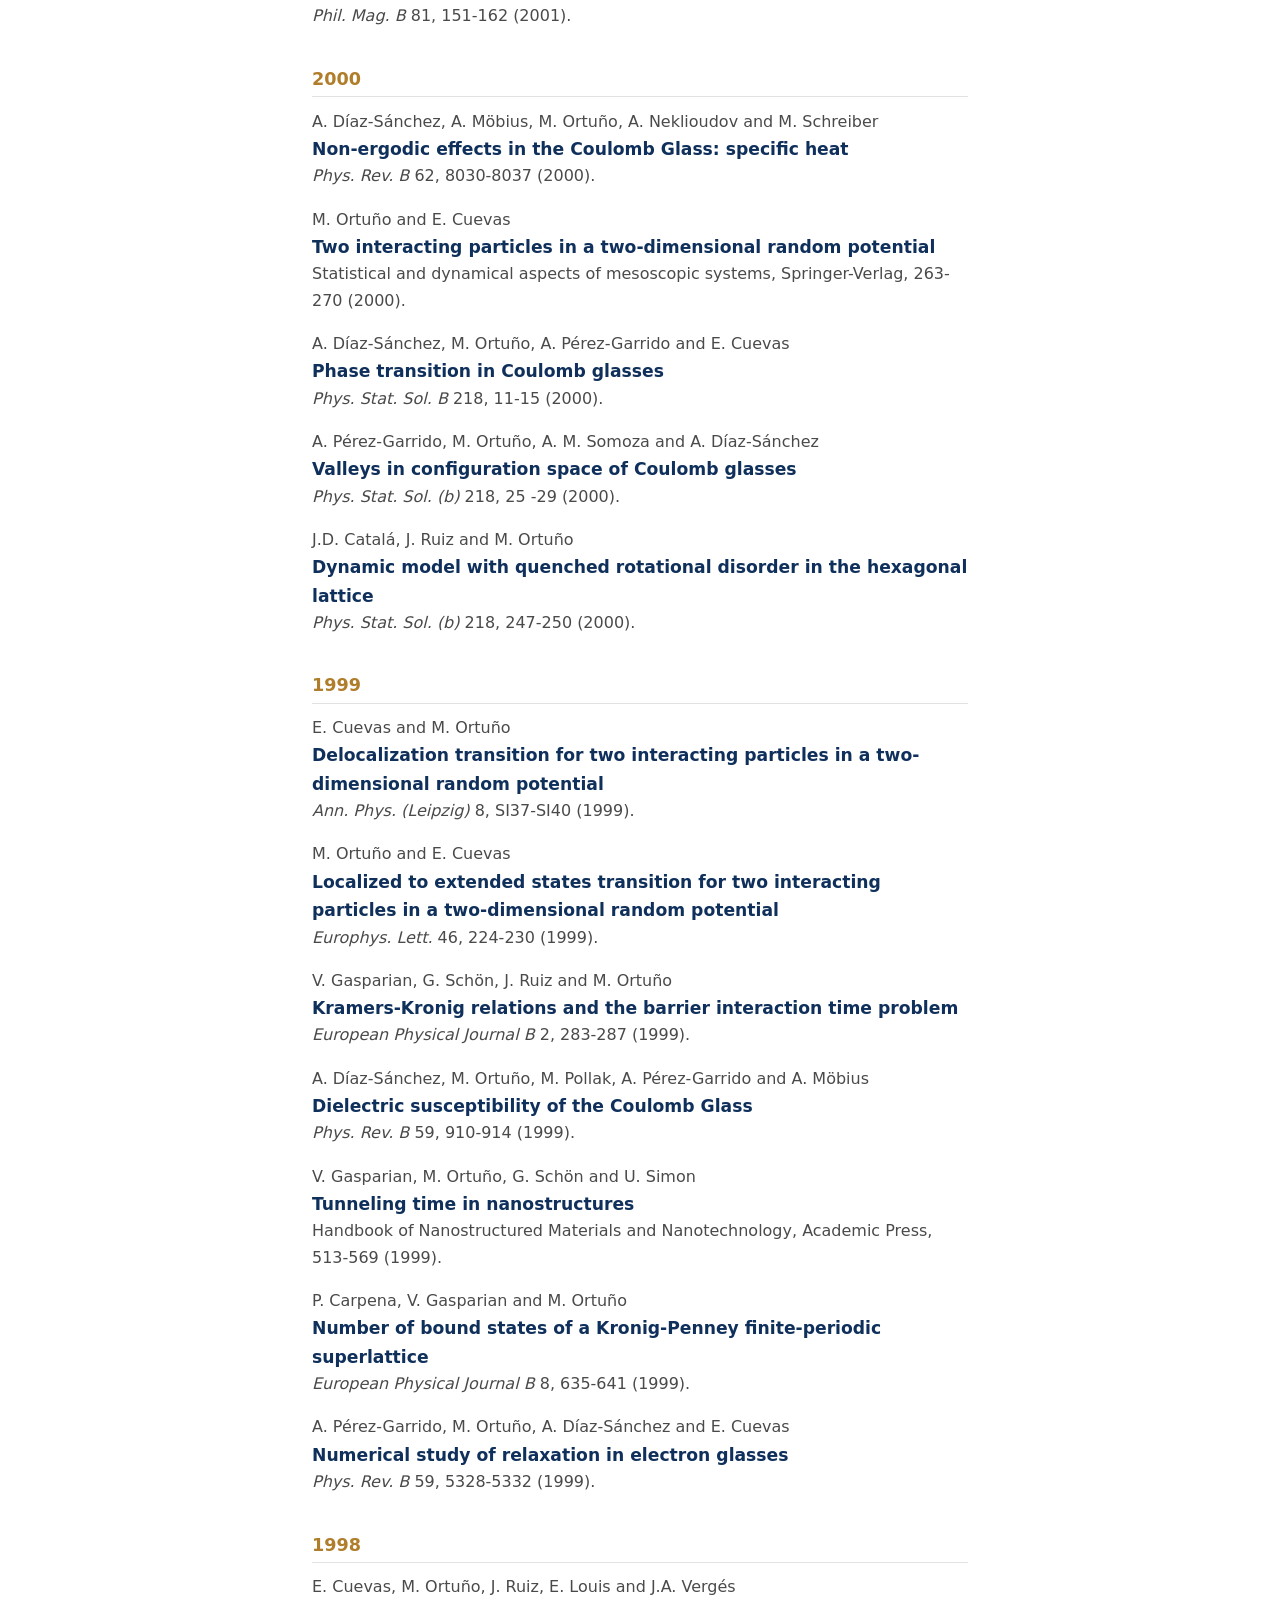
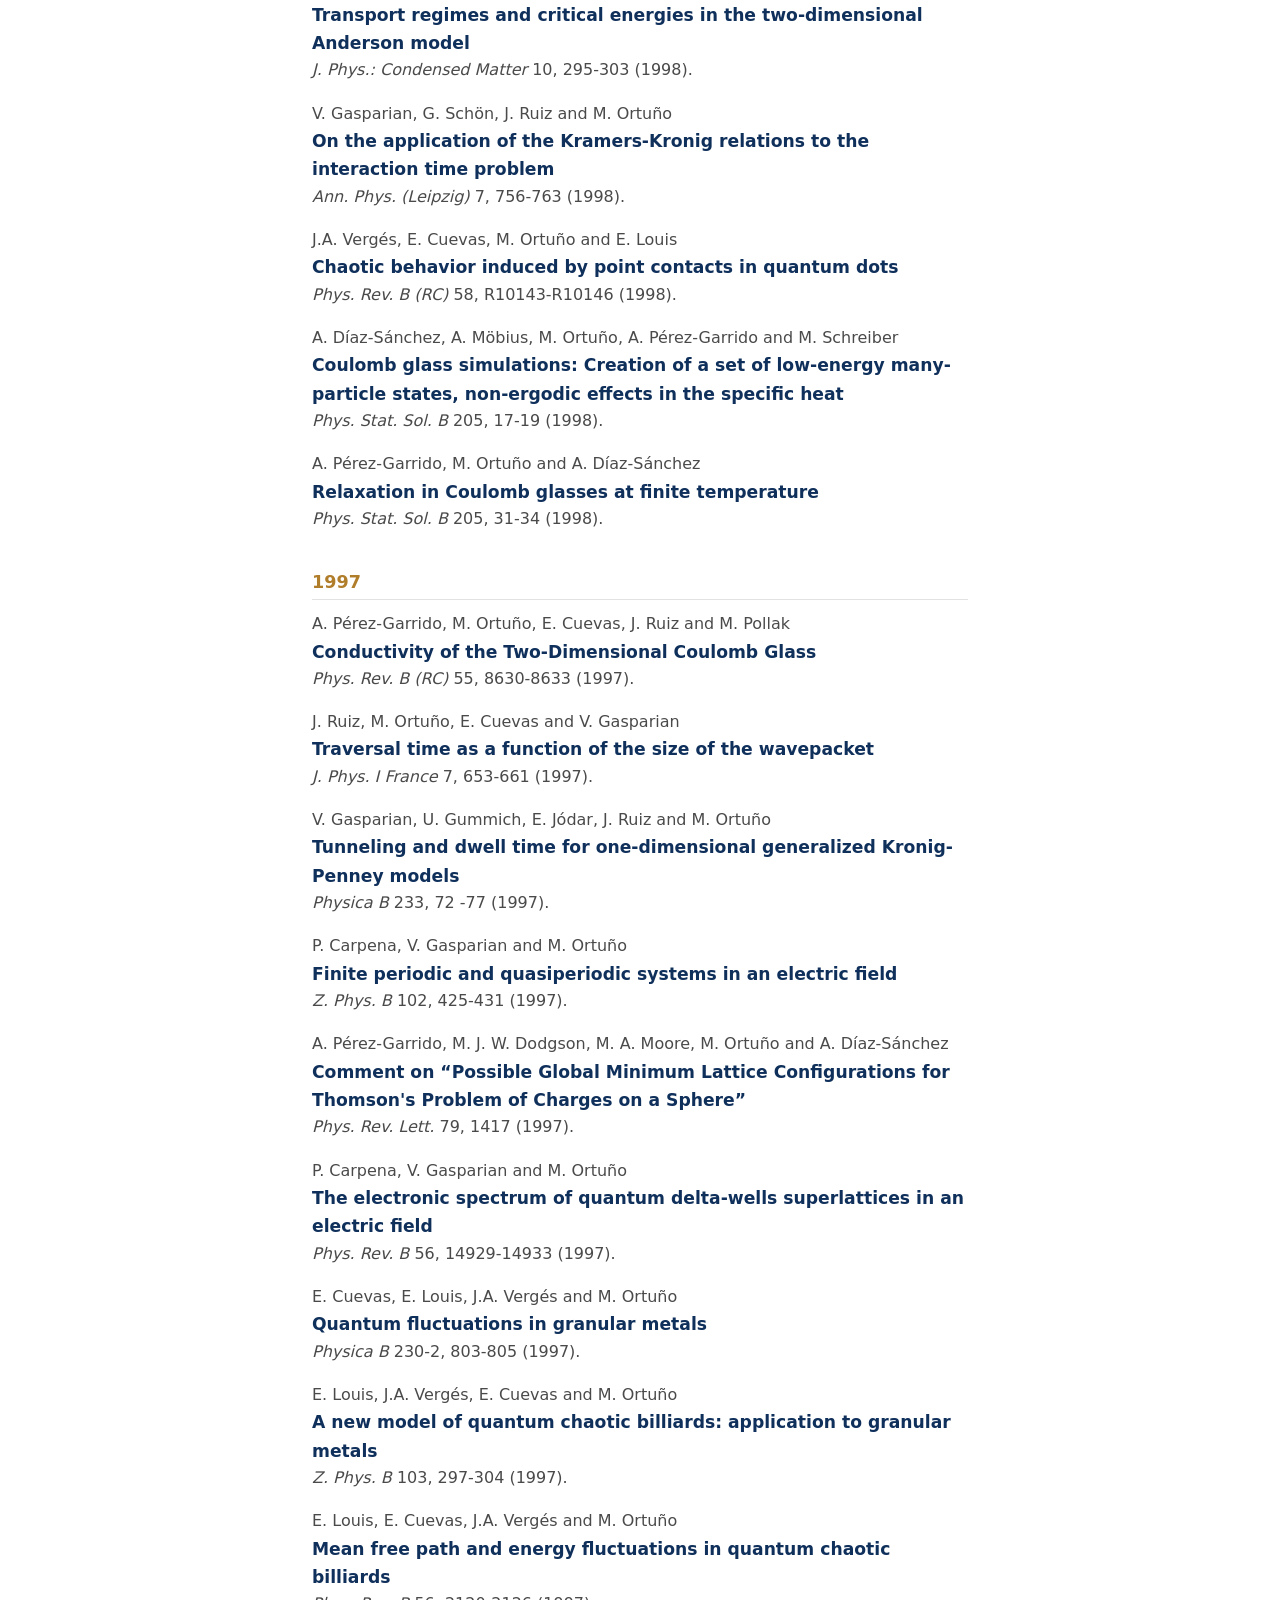
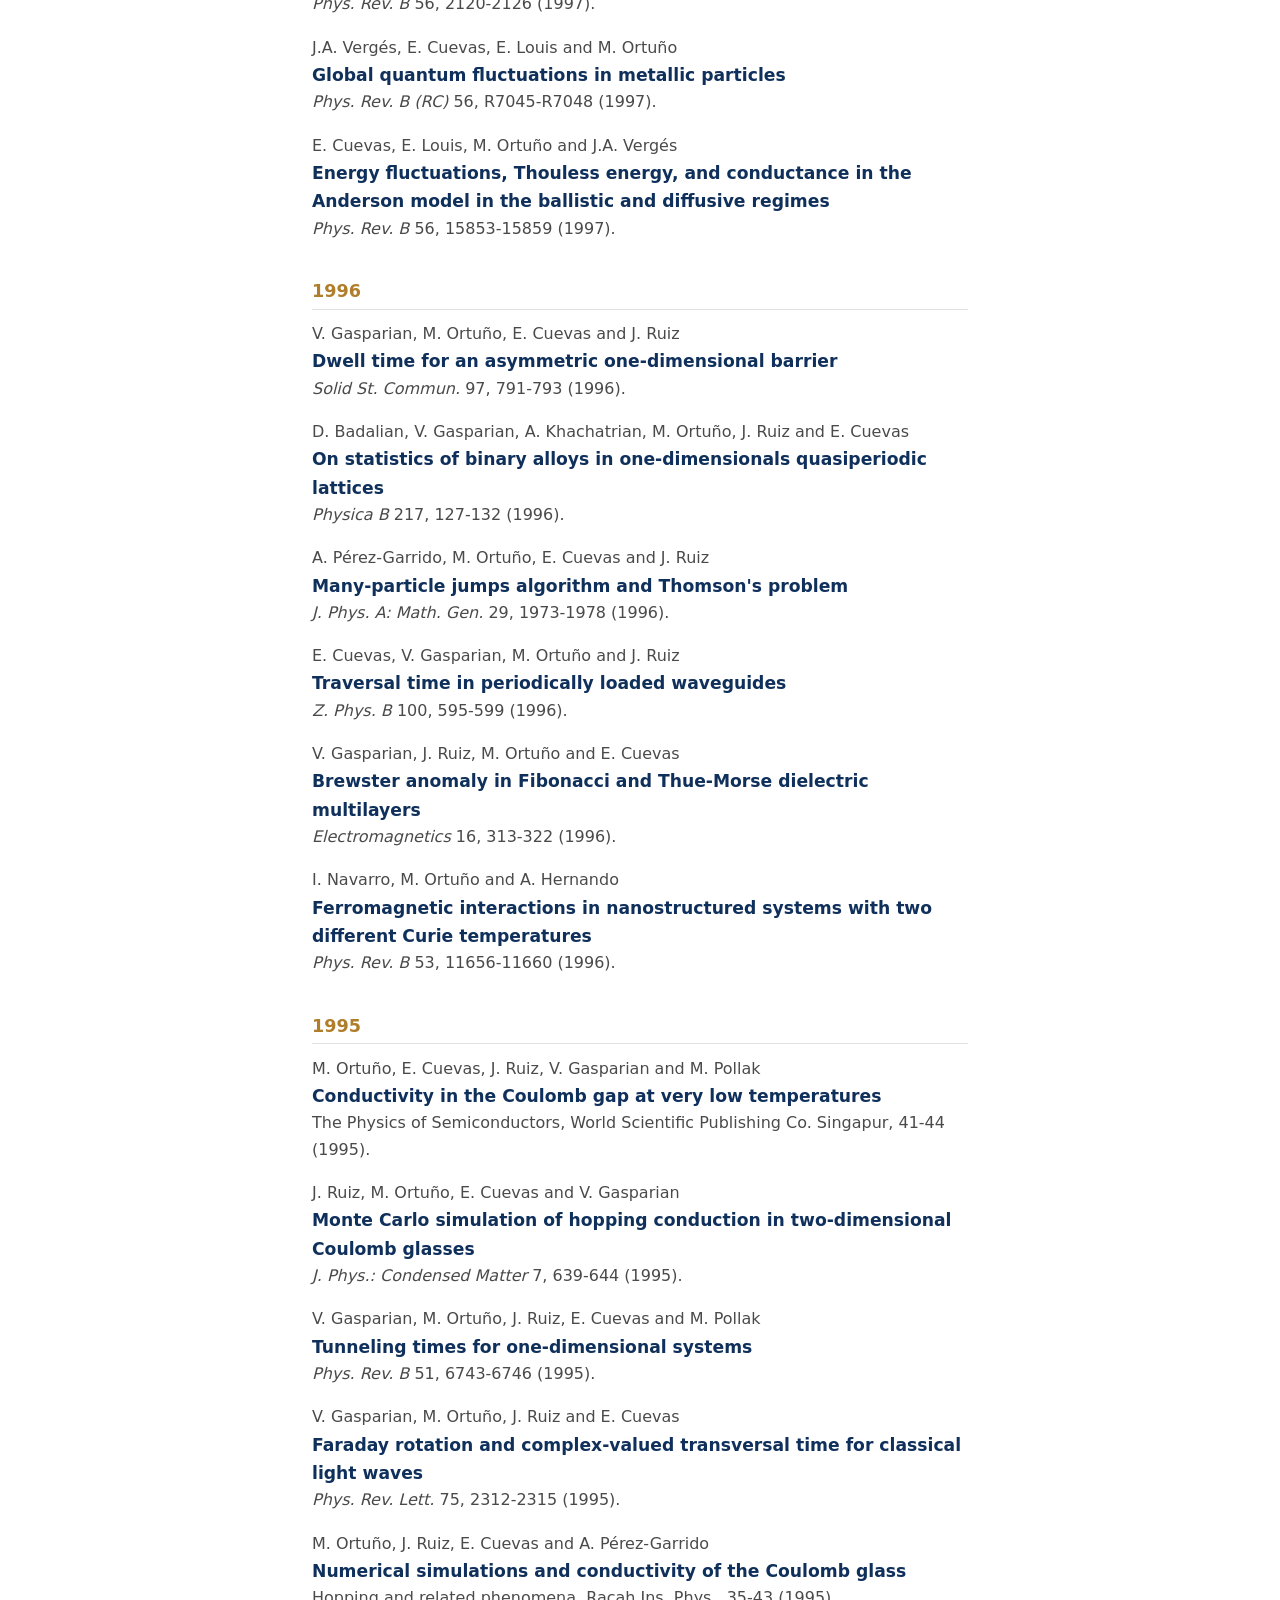
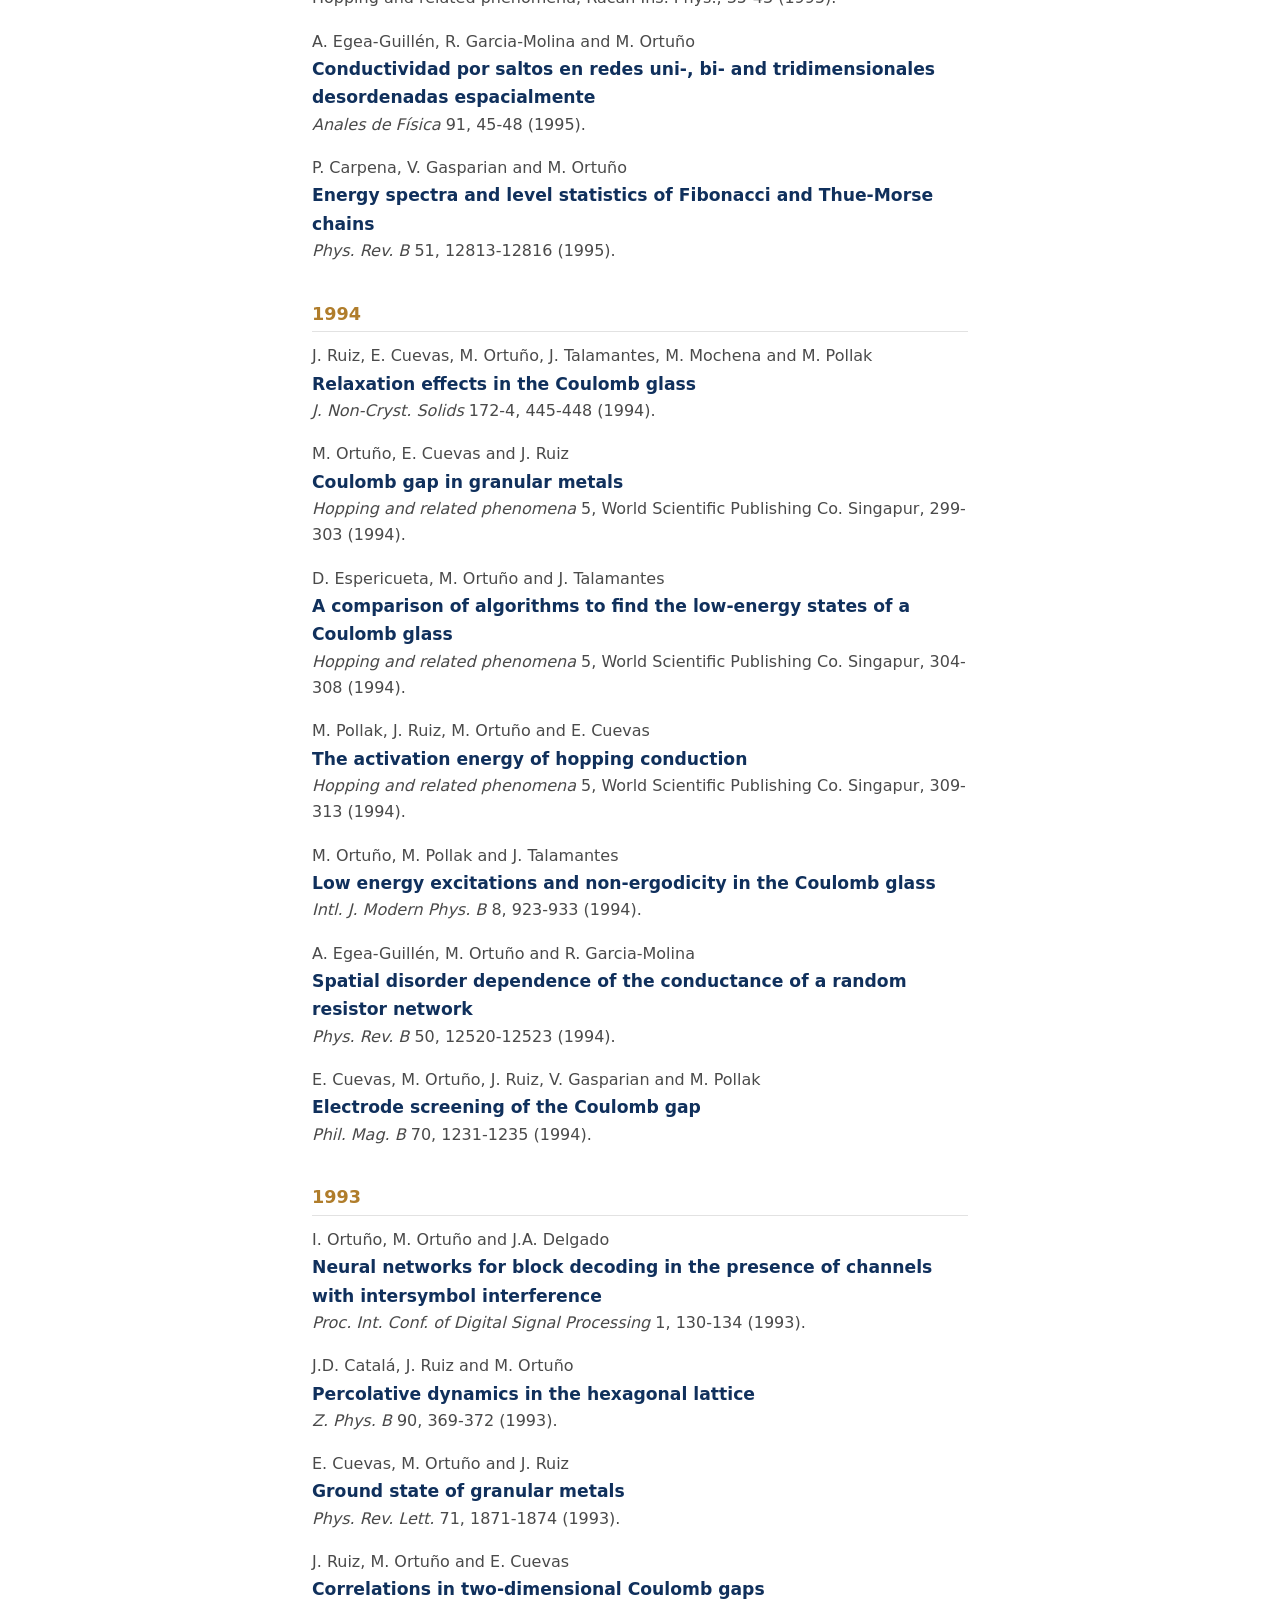
<file: publications.html>
<!doctype html>
<html lang="en">
<head>
<meta charset="utf-8">
<meta name="viewport" content="width=device-width, initial-scale=1">
<title>Publications — Miguel Ortuño</title>
<meta name="description" content="Publications by Miguel Ortuño, Universidad de Murcia.">
<link rel="stylesheet" href="style.css">
</head>
<body>
<div class="wrap">

  <header class="masthead">
    <h1><a href="index.html">Miguel Ortuño</a></h1>
    <p class="affiliation">Professor of Physics · Universidad de Murcia</p>
    <nav>
      <a href="index.html">About</a>
      <a href="research.html">Research</a>
      <a href="publications.html" class="current">Publications</a>
      <a href="teaching.html">Teaching</a>
      <a href="other.html">Other</a>
      <a href="contact.html">Contact</a>
    </nav>
  </header>

  <main>
    <h2>Publications</h2>


<h2 class="pub-year" id="y2026">2026</h2>
<ol class="pubs">
  <li>
    <span class="pub-authors">T. Choy and M. Ortuño</span>
    <span class="pub-title">From Faraday and Maxwell to Quantum Physics. The later story of the Electromagnetic Vector Potential</span>
    <span class="pub-ref">in 100 Years of Quantum Mechanics: In Celebration of Heisenberg’s discoveries that laid the Foundations of Quantum Mechanics, World Scientific Publishing, Singapore (2026).</span>
  </li>
  <li>
    <span class="pub-authors">Le Hong Hoàng To, A.M. Somoza, S. Sengupta, L. Dumoulin, L. Berge, S. Marnieros, C. A. Marrache-Kikuchi and M. Ortuño</span>
    <span class="pub-title">Extended hot-electron model and current bistability in insulating a-Y<sub>x</sub>Si<sub>1−x</sub> films</span>
    <span class="pub-ref"><em>Physical Review Research</em> 8, 023360 (2026). <a class="pub-pdf" href="pdf/2026_PRR023360.pdf">PDF</a></span>
  </li>
</ol>
<h2 class="pub-year" id="y2022">2022</h2>
<ol class="pubs">
  <li>
    <span class="pub-authors">M. Ortuño. F. Estellés-Duart and A. M. Somoza</span>
    <span class="pub-title">Numerical simulations of variable-range hopping</span>
    <span class="pub-ref"><em>Phys. Status Solidi (b)</em> 259, 2100340 (2022). <a class="pub-pdf" href="pdf/2022_PSSbNumericalSimulations.pdf">PDF</a></span>
  </li>
</ol>
<h2 class="pub-year" id="y2021">2021</h2>
<ol class="pubs">
  <li>
    <span class="pub-authors">V. Humbert, M. Ortuño, A.M. Somoza, L. Bergé, L. Dumoulin and C. A. Marrache-Kikuchi</span>
    <span class="pub-title">Overactivated transport in the localized phase of the superconductor-insulator transition</span>
    <span class="pub-ref"><em>Nature Communications</em> 12, 6733 (2021). <a class="pub-pdf" href="pdf/2021_Nature_Comm.pdf">PDF</a></span>
  </li>
  <li>
    <span class="pub-authors">P. Serna, M. Ortuño and A. M. Somoza</span>
    <span class="pub-title">Displacement transformations as a tool to study many-body localization</span>
    <span class="pub-ref"><em>Frontiers in Physics</em> 9, 767001 (2021). <a class="pub-pdf" href="pdf/2021_fphy767001.pdf">PDF</a></span>
  </li>
  <li>
    <span class="pub-authors">Elisa Palacios-Lidón, Jaime Colchero, Miguel Ortuno, Eduardo Colom, Ana M. Benito, Wolfgang K. Maser, and Andrés M. Somoza</span>
    <span class="pub-title">Nanoscale charge density and dynamics in graphene oxide</span>
    <span class="pub-ref"><em>ACS Materials Letters</em> 3 (12), 1826-1831 (2021).</span>
  </li>
</ol>
<h2 class="pub-year" id="y2020">2020</h2>
<ol class="pubs">
  <li>
    <span class="pub-authors">Benito Llorens J, Guillamón I, Serrano I G, Córdoba R, Sesé J, De Teresa J M, Ibarra M R, Vieira S, Ortuño M, Suderow H.</span>
    <span class="pub-title">Disordered hyperuniformity in superconducting vortex lattices</span>
    <span class="pub-ref"><em>Phys. Rev. Research</em> 2, 033133 (2020).</span>
  </li>
</ol>
<h2 class="pub-year" id="y2019">2019</h2>
<ol class="pubs">
  <li>
    <span class="pub-authors">M. Ortuño, A. M. Somoza and L. Rademaker</span>
    <span class="pub-title">Construction of many-Body eigenstates with displacement transformations in disordered systems</span>
    <span class="pub-ref"><em>Phys. Rev. B</em> 100, 085115 (10pp) (2019). <a class="pub-pdf" href="pdf/2019_PRB085115.pdf">PDF</a></span>
  </li>
  <li>
    <span class="pub-authors">Adam Lowe, Miguel Ortuno and Igor Valery Yurkevich</span>
    <span class="pub-title">Topological phase transition in superconductors with mirror symmetry</span>
    <span class="pub-ref"><em>Journal of Physics: Condensed Matter</em> 32, No. 3, 035603 (2019).</span>
  </li>
</ol>
<h2 class="pub-year" id="y2018">2018</h2>
<ol class="pubs">
  <li>
    <span class="pub-authors">F. Estelles-Duart, M. Ortuno, A. M. Somoza V. M. Vinokur and A. Gurevich</span>
    <span class="pub-title">Current-driven production of vortex-antivortex pairs in planar Josephson junction arrays and phase cracks in long-range order</span>
    <span class="pub-ref"><em>Scientific Reports</em> 8, 15460(2018).</span>
  </li>
</ol>
<h2 class="pub-year" id="y2017">2017</h2>
<ol class="pubs">
  <li>
    <span class="pub-authors">M. F. Orihuela, A. M. Somoza, J. Colchero, M. Ortuño and E. Palacios-Lidon</span>
    <span class="pub-title">Localized charge imaging with scanning Kelvin probe microscopy</span>
    <span class="pub-ref"><em>Nanotechnology</em> 28, 025703 (2017).</span>
  </li>
  <li>
    <span class="pub-authors">M. F. Orihuela, M. Ortuño, A. M. Somoza, J. Colchero, E. Palacios-Lidon, T. Grenet and J. Delahaye</span>
    <span class="pub-title">Charging of highly resistive granular metal films</span>
    <span class="pub-ref"><em>Phys. Rev. B</em> 95, 205427 (2017).</span>
  </li>
  <li>
    <span class="pub-authors">L. Rademaker, M. Ortuño and A. M. Somoza</span>
    <span class="pub-title">Many-Body localization from the perspective of Integrals of Motion</span>
    <span class="pub-ref"><em>Annalen der Physik</em> 529, No. 7, 1600322 (2017). <a class="pub-pdf" href="pdf/2017_MBLtransition.pdf">PDF</a></span>
  </li>
</ol>
<h2 class="pub-year" id="y2016">2016</h2>
<ol class="pubs">
  <li>
    <span class="pub-authors">L. Rademaker and M. Ortuño</span>
    <span class="pub-title">Explicit Local Integrals of Motion for the Many-Body Localized State</span>
    <span class="pub-ref"><em>Phys. Rev. Lett.</em> 116, No. 1, 010404 (2016). <a class="pub-pdf" href="pdf/016_PRL010404.pdf">PDF</a></span>
  </li>
  <li>
    <span class="pub-authors">M. Ortuño, E. Escasain, E. Lopez-Elvira, A. M. Somoza, J. Colchero and E. Palacios-Lidon</span>
    <span class="pub-title">Conducting polymers as electron glasses: surface charge domains and slow relaxation</span>
    <span class="pub-ref"><em>Scientific Reports</em> 6, 21647 (2016).</span>
  </li>
</ol>
<h2 class="pub-year" id="y2015">2015</h2>
<ol class="pubs">
  <li>
    <span class="pub-authors">M. Ortuño, A. M. Somoza, V. M. Vinokur and T. I. Baturina</span>
    <span class="pub-title">Electronic transport in two-dimensional high dielectric constant nanosystems</span>
    <span class="pub-ref"><em>Scientific Reports</em> 5, 9667 (2015)</span>
  </li>
  <li>
    <span class="pub-authors">A. M. Somoza, P. Le Doussal and M. Ortuño</span>
    <span class="pub-title">Unbinding transition in semi-infinite two-dimensional localized systems</span>
    <span class="pub-ref"><em>Phys. Rev. B</em> 91, No.15, 155413 (2015).</span>
  </li>
  <li>
    <span class="pub-authors">A M Somoza, M Ortuño, V Gasparian and M Pino</span>
    <span class="pub-title">Green functions of interacting systems in the strongly localized regime</span>
    <span class="pub-ref"><em>J. Phys.: Condens. Matter</em> 27, 335503 (2015).</span>
  </li>
  <li>
    <span class="pub-authors">A M Somoza, M Ortuño, T. I. Baturina and V. Vinokur</span>
    <span class="pub-title">Density of States of Two-Dimensional Systems with Long-Range Logarithmic Interaction</span>
    <span class="pub-ref"><em>Phys. Rev. B</em> 92, 064201 (5pp) (2015).</span>
  </li>
  <li>
    <span class="pub-authors">A. Nahum, J. T. Chalker, P. Serna, M. Ortuño and A. M. Somoza</span>
    <span class="pub-title">Deconfined Quantum Criticality, Scaling Violations, and Classical Loop Models</span>
    <span class="pub-ref"><em>Phys. Rev. X</em> 5, No. 4, 041048 (21pp) (2015). <a class="pub-pdf" href="pdf/2015_PRX041048.pdf">PDF</a></span>
  </li>
  <li>
    <span class="pub-authors">A. Nahum, P. Serna, J. T. Chalker, M. Ortuño and A. M. Somoza</span>
    <span class="pub-title">Emergent SO(5) Symmetry at the Neel to Valence-Bond-Solid Transition</span>
    <span class="pub-ref"><em>Phys. Rev. Lett.</em> 115, No. 26, 267203 (2015).</span>
  </li>
</ol>
<h2 class="pub-year" id="y2014">2014</h2>
<ol class="pubs">
  <li>
    <span class="pub-authors">M. Pino, M. Ortuño, A. M. Somoza and J. Prior</span>
    <span class="pub-title">Locating the Many-Body transition via the von Neumann entropy</span>
    <span class="pub-ref"><em>AIP Conference Proceedings</em> 1610, 97 (2014).</span>
  </li>
</ol>
<h2 class="pub-year" id="y2013">2013</h2>
<ol class="pubs">
  <li>
    <span class="pub-authors">A. Nahum, J. T. Chalker, P. Serna, A. M. Somoza and M. Ortuño</span>
    <span class="pub-title">Loop models with crossings</span>
    <span class="pub-ref"><em>Phys. Rev. B</em> 87, No. 18, 184204 (2013).</span>
  </li>
  <li>
    <span class="pub-authors">A. Nahum, J. T. Chalker, P. Serna, M. Ortuño and A. M. Somoza</span>
    <span class="pub-title">Length distributions in loop soups</span>
    <span class="pub-ref"><em>Phys. Rev. Lett.</em> 111, No. 10, 100601 (2013).</span>
  </li>
  <li>
    <span class="pub-authors">A. Nahum, J. T. Chalker, P. Serna, M. Ortuño and A. M. Somoza</span>
    <span class="pub-title">Phase transitions in three-dimensional loop models and the CP<sup>n−1</sup> sigma model</span>
    <span class="pub-ref"><em>Phys. Rev. B</em> 88, 134411 (2013).</span>
  </li>
</ol>
<h2 class="pub-year" id="y2012">2012</h2>
<ol class="pubs">
  <li>
    <span class="pub-authors">M. Ortuño and A. M. Somoza</span>
    <span class="pub-title">Numerical studies of relaxation in Electron Glasses</span>
    <span class="pub-ref"><em>Journal of Physics: Conference Series</em> 376, 012007 (2012).</span>
  </li>
  <li>
    <span class="pub-authors">M. Pino, A. M. Somoza and M. Ortuño</span>
    <span class="pub-title">Quantum Coulomb gap</span>
    <span class="pub-ref"><em>Journal of Physics: Conference Series</em> 376, 012006 (2012).</span>
  </li>
  <li>
    <span class="pub-authors">O. del Barco and M. Ortuño</span>
    <span class="pub-title">Localization length of nearly periodic layered metamaterials</span>
    <span class="pub-ref"><em>Phys. Rev. A</em> 86, No. 2, 023846 (2012).</span>
  </li>
  <li>
    <span class="pub-authors">M. Pino, A. M. Somoza and M. Ortuño</span>
    <span class="pub-title">Quantum Coulomb gap</span>
    <span class="pub-ref"><em>Phys. Rev. B</em> 86, No.9, 094202 (2012).</span>
  </li>
</ol>
<h2 class="pub-year" id="y2011">2011</h2>
<ol class="pubs">
  <li>
    <span class="pub-authors">J. T. Chalker, M. Ortuño and A. M. Somoza</span>
    <span class="pub-title">Spin quantum Hall effect and plateau transitions in multilayer network models</span>
    <span class="pub-ref"><em>Phys. Rev. B</em> 83, No 11, 115317 (2011).</span>
  </li>
  <li>
    <span class="pub-authors">A. Nahum, J. T. Chalker, P. Serna, M. Ortuño and A. M. Somoza</span>
    <span class="pub-title">3D Loop Models and the CP<sup>n−1</sup> Sigma Model</span>
    <span class="pub-ref"><em>Phys. Rev. Lett.</em> 107, 110601 (2011).</span>
  </li>
  <li>
    <span class="pub-authors">M. Ortuño, A. M. Somoza, V. V. Mkhitaryan, and M. E. Raikh</span>
    <span class="pub-title">Phase diagram of weak-magnetic-field quantum Hall transition quantified from classical percolation</span>
    <span class="pub-ref"><em>Phys. Rev. B</em> 84, No. 16, 165314 (2011).</span>
  </li>
  <li>
    <span class="pub-authors">J. Bergli, A. M. Somoza and M. Ortuño</span>
    <span class="pub-title">Effects of many-electron jumps in relaxation and conductivity of Coulomb glasses</span>
    <span class="pub-ref"><em>Phys. Rev. B</em> 84, No.17, 174201 (2011).</span>
  </li>
</ol>
<h2 class="pub-year" id="y2010">2010</h2>
<ol class="pubs">
  <li>
    <span class="pub-authors">O. del Barco and M. Ortuño</span>
    <span class="pub-title">Slow-light transmission in one-dimensional periodic structures</span>
    <span class="pub-ref"><em>Phys. Rev. A</em> 81, No. 2, 023833 (2010).</span>
  </li>
  <li>
    <span class="pub-authors">M. Caravaca, A. M. Somoza and M. Ortuño</span>
    <span class="pub-title">Non-linear conductivity of two-dimensional Coulomb glasses</span>
    <span class="pub-ref"><em>Phys. Rev. B</em> 82, No. 13, 134204 (2010).</span>
  </li>
</ol>
<h2 class="pub-year" id="y2009">2009</h2>
<ol class="pubs">
  <li>
    <span class="pub-authors">M. Caravaca, A. M. Somoza and M. Ortuño</span>
    <span class="pub-title">Effective temperature in Coulomb glasses</span>
    <span class="pub-ref"><em>AIP Conf. Proc.</em> 1091, 182 – 184 (2009).</span>
  </li>
  <li>
    <span class="pub-authors">M. Ortuño, A. M. Somoza and J. T. Chalker</span>
    <span class="pub-title">Random Walks and Anderson Localisation in a Three-Dimensional Class C Network Model</span>
    <span class="pub-ref"><em>Phys. Rev. Lett.</em> 102, 070603 (2009).</span>
  </li>
  <li>
    <span class="pub-authors">D.L. Maslov, V.I. Yudson, A. M. Somoza and M. Ortuño</span>
    <span class="pub-title">Delocalization by disorder in layered systems</span>
    <span class="pub-ref"><em>Phys. Rev. Lett.</em> 102, 216601 (2009). Selected for Virtual Journal of Nanoscale Science and Technology 19, 24 (2009).</span>
  </li>
  <li>
    <span class="pub-authors">J. Prior, A. M. Somoza and M. Ortuño</span>
    <span class="pub-title">Conductance distribution in two-dimensional localized systems with and without magnetic fields</span>
    <span class="pub-ref"><em>European Physical Journal B</em> 70, 513 – 521 (2009).</span>
  </li>
  <li>
    <span class="pub-authors">M. Caravaca, A. Voje, J. Bergli, M. Ortuño and A. M. Somoza</span>
    <span class="pub-title">Non-linear conductivity in Coulomb glasses</span>
    <span class="pub-ref"><em>Ann. Phys. (Berlin)</em> 18, No. 12, 873 – 876 (2009).</span>
  </li>
  <li>
    <span class="pub-authors">J. Bergli, A. M. Somoza and M. Ortuño</span>
    <span class="pub-title">Study of two-electron jumps in relaxation of Coulomb glasses</span>
    <span class="pub-ref"><em>Ann. Phys. (Berlin)</em> 18, No. 12, 877 – 881 (2009).</span>
  </li>
  <li>
    <span class="pub-authors">A. M. Somoza, J. Prior, M. Ortuño and I. V. Lerner</span>
    <span class="pub-title">Crossover from diffusive to strongly localized regime in two-dimensional systems</span>
    <span class="pub-ref"><em>Phys. Rev. B</em> 80, 212201 (2009).</span>
  </li>
  <li>
    <span class="pub-authors">D.L. Maslov, V.I. Yudson, A. M. Somoza and M. Ortuño</span>
    <span class="pub-title">Conductivity of layered systems with planar and bulk disorders</span>
    <span class="pub-ref">Physical Properties of Nanosystems, Eds. J. Bonca and S. Kruchinin, p. 259-267 (Springer, Dordrecht, 2009).</span>
  </li>
</ol>
<h2 class="pub-year" id="y2008">2008</h2>
<ol class="pubs">
  <li>
    <span class="pub-authors">M. Ortuño, M. Caravaca and A.M. Somoza</span>
    <span class="pub-title">Numerical Study of Relaxation in Coulomb Glasses</span>
    <span class="pub-ref"><em>Phys. Stat. Sol. (c)</em> 5, No. 3, 674–679 (2008). DOI 10.1002/pssc.200777578.</span>
  </li>
  <li>
    <span class="pub-authors">T.C. Choy, A.M. Stoneham, M. Ortuño and A.M. Somoza</span>
    <span class="pub-title">Negative Magnetoresistance in ultrananocrystalline diamond:Strong or Weak localization?</span>
    <span class="pub-ref"><em>Appl. Phys. Lett.</em> 92, 012120 (2008). Selected for Virtual Journal of Nanoscale Science and Technology 17, 3 (2008).</span>
  </li>
  <li>
    <span class="pub-authors">A. M. Somoza, M. Ortuño, M. Caravaca and M. Pollak</span>
    <span class="pub-title">Effective temperature in relaxation of Coulomb glasses</span>
    <span class="pub-ref"><em>Phys. Rev. Lett.</em> 101, 056601 (2008).</span>
  </li>
</ol>
<h2 class="pub-year" id="y2007">2007</h2>
<ol class="pubs">
  <li>
    <span class="pub-authors">A.M. Somoza, M. Ortuño and J. Prior</span>
    <span class="pub-title">Universal distribution functions in two-dimensional localized systems</span>
    <span class="pub-ref"><em>Phys. Rev. Lett.</em> 99, 116602 (2007).</span>
  </li>
</ol>
<h2 class="pub-year" id="y2006">2006</h2>
<ol class="pubs">
  <li>
    <span class="pub-authors">J. Prior, A.M. Somoza and M. Ortuño</span>
    <span class="pub-title">Conductance fluctuations and corrections to the localization length in two-dimensional localized systems</span>
    <span class="pub-ref"><em>Phys. Stat. Sol. (b)</em> 243, 395-398 (2006).</span>
  </li>
  <li>
    <span class="pub-authors">A.M. Somoza, M. Ortuño and M. Pollak</span>
    <span class="pub-title">Collective variable-range hopping in the Coulomb gap: Computer simulations</span>
    <span class="pub-ref"><em>Phys. Rev. B</em> 73, 045123 (2006).</span>
  </li>
  <li>
    <span class="pub-authors">A.M. Somoza, J. Prior and M. Ortuño</span>
    <span class="pub-title">Conductance fluctuations in the localized regime: Numerical study in disordered noninteracting systems</span>
    <span class="pub-ref"><em>Phys. Rev. B</em> 73, 184201 (2006).</span>
  </li>
  <li>
    <span class="pub-authors">O. del Barco, M. Ortuno and V. Gasparian</span>
    <span class="pub-title">Tunneling-time calculations for general finite wave packets based on the presence-time formalism</span>
    <span class="pub-ref"><em>Phys. Rev. A</em> 74, 032104 (2006).</span>
  </li>
</ol>
<h2 class="pub-year" id="y2005">2005</h2>
<ol class="pubs">
  <li>
    <span class="pub-authors">J. Prior, A.M. Somoza and M. Ortuño</span>
    <span class="pub-title">Conductance fluctuations and single-parameter scaling in two-dimensional disordered systems</span>
    <span class="pub-ref"><em>Phys. Rev. B</em> 72, 024206 (2005).</span>
  </li>
  <li>
    <span class="pub-authors">A.M. Somoza, M. Ortuño and J. Prior</span>
    <span class="pub-title">Quantum fluctuations effects in hopping</span>
    <span class="pub-ref"><em>Europhys. Lett.</em> 70, 649-655 (2005).</span>
  </li>
  <li>
    <span class="pub-authors">V. Gasparian, B. Altshuler and M. Ortuño</span>
    <span class="pub-title">Pumping in one dimensional Kronig-Penney models</span>
    <span class="pub-ref"><em>Phys. Rev. B</em> 72, 195309 (2005). Selected for Virtual Journal of Nanoscale Science and Technology 12, 21 (2005).</span>
  </li>
  <li>
    <span class="pub-authors">A.M. Somoza and M. Ortuño</span>
    <span class="pub-title">Monte Carlo method for relaxation in electron glasses</span>
    <span class="pub-ref"><em>Phys. Rev. B</em> 72, 224202 (2005).</span>
  </li>
</ol>
<h2 class="pub-year" id="y2004">2004</h2>
<ol class="pubs">
  <li>
    <span class="pub-authors">J. Prior, M. Ortuño and A.M. Somoza</span>
    <span class="pub-title">Variable-range hopping in one-dimensional systems</span>
    <span class="pub-ref">Fundamental Problems in Mesoscopic Physics, Eds. I.V. Lerner et al., p. 295-308 (Kluwer, Dordrecht, 2004).</span>
  </li>
  <li>
    <span class="pub-authors">M. Ortuño, A.M. Somoza and J. Prior</span>
    <span class="pub-title">Conductance fluctuations in one- and two-dimensional localized systems</span>
    <span class="pub-ref"><em>Phys. Stat. Sol. (b)</em> 241, 2148-2156 (2004).</span>
  </li>
  <li>
    <span class="pub-authors">A.M. Somoza, M. Ortuño and M. Pollak</span>
    <span class="pub-title">Variable range hopping in the Coulomb gap</span>
    <span class="pub-ref"><em>Phys. Stat. Sol. (c)</em> 1, 42-45 (2004).</span>
  </li>
  <li>
    <span class="pub-authors">J. Prior, A.M. Somoza and M. Ortuño</span>
    <span class="pub-title">Quantum effects in Mott’s variable range hopping</span>
    <span class="pub-ref"><em>Phys. Stat. Sol. (c)</em> 1, 136-139 (2004).</span>
  </li>
</ol>
<h2 class="pub-year" id="y2003">2003</h2>
<ol class="pubs">
  <li>
    <span class="pub-authors">V. Gasparian, M. Ortuño and O. Del Barco</span>
    <span class="pub-title">Electronic traversal time in nanostructures</span>
    <span class="pub-ref"><em>Encyclopedia of Nanoscience and Nanotechnology</em> 3, p. 193-215 (American Scientific Publishers, 2003).</span>
  </li>
  <li>
    <span class="pub-authors">M. Pollak, A.M. Somoza and M. Ortuño</span>
    <span class="pub-title">A percolation method for computing transport properties of the Coulomb glass</span>
    <span class="pub-ref"><em>Proceedings</em> 26th Intal Conference on the Physics of Semiconductors, D27 (IOP Publishing Limited 2003).</span>
  </li>
</ol>
<h2 class="pub-year" id="y2002">2002</h2>
<ol class="pubs">
  <li>
    <span class="pub-authors">M. Ortuño, P. Carpena, P. Bernaola, E. Muñoz and A.M. Somoza</span>
    <span class="pub-title">Keyword detection in natural languages and DNA</span>
    <span class="pub-ref"><em>Europhys. Lett.</em> 57, 759-764 (2002).</span>
  </li>
  <li>
    <span class="pub-authors">E. Cuevas, M. Ortuño, V. Gasparian and A. Pérez-Garrido</span>
    <span class="pub-title">Fluctuations of the correlation dimension at metal-insulator transitions</span>
    <span class="pub-ref"><em>Phys. Rev. Lett.</em> 88, 016401 (2002).</span>
  </li>
</ol>
<h2 class="pub-year" id="y2001">2001</h2>
<ol class="pubs">
  <li>
    <span class="pub-authors">V. Gasparian and M. Ortuño</span>
    <span class="pub-title">Green function formulation of the traversal time and nature of the complex time</span>
    <span class="pub-ref"><em>Phil. Mag. B</em> 81, 1191-1200 (2001).</span>
  </li>
  <li>
    <span class="pub-authors">M. Ortuño, J. Talamantes, E. Cuevas and A. Díaz-Sánchez</span>
    <span class="pub-title">Coulomb interactions in Anderson insulators</span>
    <span class="pub-ref"><em>Phil. Mag. B</em> 81, 1049-1064 (2001).</span>
  </li>
  <li>
    <span class="pub-authors">E. Cuevas, V. Gasparian and M. Ortuño</span>
    <span class="pub-title">Anomalously large critical regions in power-law random matrix ensembles</span>
    <span class="pub-ref"><em>Phys. Rev. Lett.</em> 87, 056601 (2001).</span>
  </li>
  <li>
    <span class="pub-authors">A. Pérez-Garrido, M. Ortuño, A.M. Somoza and A. Díaz-Sánchez</span>
    <span class="pub-title">Configuration space in electron glasses</span>
    <span class="pub-ref"><em>Phil. Mag. B</em> 81, 151-162 (2001).</span>
  </li>
</ol>
<h2 class="pub-year" id="y2000">2000</h2>
<ol class="pubs">
  <li>
    <span class="pub-authors">A. Díaz-Sánchez, A. Möbius, M. Ortuño, A. Neklioudov and M. Schreiber</span>
    <span class="pub-title">Non-ergodic effects in the Coulomb Glass: specific heat</span>
    <span class="pub-ref"><em>Phys. Rev. B</em> 62, 8030-8037 (2000).</span>
  </li>
  <li>
    <span class="pub-authors">M. Ortuño and E. Cuevas</span>
    <span class="pub-title">Two interacting particles in a two-dimensional random potential</span>
    <span class="pub-ref">Statistical and dynamical aspects of mesoscopic systems, Springer-Verlag, 263-270 (2000).</span>
  </li>
  <li>
    <span class="pub-authors">A. Díaz-Sánchez, M. Ortuño, A. Pérez-Garrido and E. Cuevas</span>
    <span class="pub-title">Phase transition in Coulomb glasses</span>
    <span class="pub-ref"><em>Phys. Stat. Sol. B</em> 218, 11-15 (2000).</span>
  </li>
  <li>
    <span class="pub-authors">A. Pérez-Garrido, M. Ortuño, A. M. Somoza and A. Díaz-Sánchez</span>
    <span class="pub-title">Valleys in configuration space of Coulomb glasses</span>
    <span class="pub-ref"><em>Phys. Stat. Sol. (b)</em> 218, 25 -29 (2000).</span>
  </li>
  <li>
    <span class="pub-authors">J.D. Catalá, J. Ruiz and M. Ortuño</span>
    <span class="pub-title">Dynamic model with quenched rotational disorder in the hexagonal lattice</span>
    <span class="pub-ref"><em>Phys. Stat. Sol. (b)</em> 218, 247-250 (2000).</span>
  </li>
</ol>
<h2 class="pub-year" id="y1999">1999</h2>
<ol class="pubs">
  <li>
    <span class="pub-authors">E. Cuevas and M. Ortuño</span>
    <span class="pub-title">Delocalization transition for two interacting particles in a two-dimensional random potential</span>
    <span class="pub-ref"><em>Ann. Phys. (Leipzig)</em> 8, SI37-SI40 (1999).</span>
  </li>
  <li>
    <span class="pub-authors">M. Ortuño and E. Cuevas</span>
    <span class="pub-title">Localized to extended states transition for two interacting particles in a two-dimensional random potential</span>
    <span class="pub-ref"><em>Europhys. Lett.</em> 46, 224-230 (1999).</span>
  </li>
  <li>
    <span class="pub-authors">V. Gasparian, G. Schön, J. Ruiz and M. Ortuño</span>
    <span class="pub-title">Kramers-Kronig relations and the barrier interaction time problem</span>
    <span class="pub-ref"><em>European Physical Journal B</em> 2, 283-287 (1999).</span>
  </li>
  <li>
    <span class="pub-authors">A. Díaz-Sánchez, M. Ortuño, M. Pollak, A. Pérez-Garrido and A. Möbius</span>
    <span class="pub-title">Dielectric susceptibility of the Coulomb Glass</span>
    <span class="pub-ref"><em>Phys. Rev. B</em> 59, 910-914 (1999).</span>
  </li>
  <li>
    <span class="pub-authors">V. Gasparian, M. Ortuño, G. Schön and U. Simon</span>
    <span class="pub-title">Tunneling time in nanostructures</span>
    <span class="pub-ref">Handbook of Nanostructured Materials and Nanotechnology, Academic Press, 513-569 (1999).</span>
  </li>
  <li>
    <span class="pub-authors">P. Carpena, V. Gasparian and M. Ortuño</span>
    <span class="pub-title">Number of bound states of a Kronig-Penney finite-periodic superlattice</span>
    <span class="pub-ref"><em>European Physical Journal B</em> 8, 635-641 (1999).</span>
  </li>
  <li>
    <span class="pub-authors">A. Pérez-Garrido, M. Ortuño, A. Díaz-Sánchez and E. Cuevas</span>
    <span class="pub-title">Numerical study of relaxation in electron glasses</span>
    <span class="pub-ref"><em>Phys. Rev. B</em> 59, 5328-5332 (1999).</span>
  </li>
</ol>
<h2 class="pub-year" id="y1998">1998</h2>
<ol class="pubs">
  <li>
    <span class="pub-authors">E. Cuevas, M. Ortuño, J. Ruiz, E. Louis and J.A. Vergés</span>
    <span class="pub-title">Transport regimes and critical energies in the two-dimensional Anderson model</span>
    <span class="pub-ref"><em>J. Phys.: Condensed Matter</em> 10, 295-303 (1998).</span>
  </li>
  <li>
    <span class="pub-authors">V. Gasparian, G. Schön, J. Ruiz and M. Ortuño</span>
    <span class="pub-title">On the application of the Kramers-Kronig relations to the interaction time problem</span>
    <span class="pub-ref"><em>Ann. Phys. (Leipzig)</em> 7, 756-763 (1998).</span>
  </li>
  <li>
    <span class="pub-authors">J.A. Vergés, E. Cuevas, M. Ortuño and E. Louis</span>
    <span class="pub-title">Chaotic behavior induced by point contacts in quantum dots</span>
    <span class="pub-ref"><em>Phys. Rev. B (RC)</em> 58, R10143-R10146 (1998).</span>
  </li>
  <li>
    <span class="pub-authors">A. Díaz-Sánchez, A. Möbius, M. Ortuño, A. Pérez-Garrido and M. Schreiber</span>
    <span class="pub-title">Coulomb glass simulations: Creation of a set of low-energy many-particle states, non-ergodic effects in the specific heat</span>
    <span class="pub-ref"><em>Phys. Stat. Sol. B</em> 205, 17-19 (1998).</span>
  </li>
  <li>
    <span class="pub-authors">A. Pérez-Garrido, M. Ortuño and A. Díaz-Sánchez</span>
    <span class="pub-title">Relaxation in Coulomb glasses at finite temperature</span>
    <span class="pub-ref"><em>Phys. Stat. Sol. B</em> 205, 31-34 (1998).</span>
  </li>
</ol>
<h2 class="pub-year" id="y1997">1997</h2>
<ol class="pubs">
  <li>
    <span class="pub-authors">A. Pérez-Garrido, M. Ortuño, E. Cuevas, J. Ruiz and M. Pollak</span>
    <span class="pub-title">Conductivity of the Two-Dimensional Coulomb Glass</span>
    <span class="pub-ref"><em>Phys. Rev. B (RC)</em> 55, 8630-8633 (1997).</span>
  </li>
  <li>
    <span class="pub-authors">J. Ruiz, M. Ortuño, E. Cuevas and V. Gasparian</span>
    <span class="pub-title">Traversal time as a function of the size of the wavepacket</span>
    <span class="pub-ref"><em>J. Phys. I France</em> 7, 653-661 (1997).</span>
  </li>
  <li>
    <span class="pub-authors">V. Gasparian, U. Gummich, E. Jódar, J. Ruiz and M. Ortuño</span>
    <span class="pub-title">Tunneling and dwell time for one-dimensional generalized Kronig-Penney models</span>
    <span class="pub-ref"><em>Physica B</em> 233, 72 -77 (1997).</span>
  </li>
  <li>
    <span class="pub-authors">P. Carpena, V. Gasparian and M. Ortuño</span>
    <span class="pub-title">Finite periodic and quasiperiodic systems in an electric field</span>
    <span class="pub-ref"><em>Z. Phys. B</em> 102, 425-431 (1997).</span>
  </li>
  <li>
    <span class="pub-authors">A. Pérez-Garrido, M. J. W. Dodgson, M. A. Moore, M. Ortuño and A. Díaz-Sánchez</span>
    <span class="pub-title">Comment on “Possible Global Minimum Lattice Configurations for Thomson's Problem of Charges on a Sphere”</span>
    <span class="pub-ref"><em>Phys. Rev. Lett.</em> 79, 1417 (1997).</span>
  </li>
  <li>
    <span class="pub-authors">P. Carpena, V. Gasparian and M. Ortuño</span>
    <span class="pub-title">The electronic spectrum of quantum delta-wells superlattices in an electric field</span>
    <span class="pub-ref"><em>Phys. Rev. B</em> 56, 14929-14933 (1997).</span>
  </li>
  <li>
    <span class="pub-authors">E. Cuevas, E. Louis, J.A. Vergés and M. Ortuño</span>
    <span class="pub-title">Quantum fluctuations in granular metals</span>
    <span class="pub-ref"><em>Physica B</em> 230-2, 803-805 (1997).</span>
  </li>
  <li>
    <span class="pub-authors">E. Louis, J.A. Vergés, E. Cuevas and M. Ortuño</span>
    <span class="pub-title">A new model of quantum chaotic billiards: application to granular metals</span>
    <span class="pub-ref"><em>Z. Phys. B</em> 103, 297-304 (1997).</span>
  </li>
  <li>
    <span class="pub-authors">E. Louis, E. Cuevas, J.A. Vergés and M. Ortuño</span>
    <span class="pub-title">Mean free path and energy fluctuations in quantum chaotic billiards</span>
    <span class="pub-ref"><em>Phys. Rev. B</em> 56, 2120-2126 (1997).</span>
  </li>
  <li>
    <span class="pub-authors">J.A. Vergés, E. Cuevas, E. Louis and M. Ortuño</span>
    <span class="pub-title">Global quantum fluctuations in metallic particles</span>
    <span class="pub-ref"><em>Phys. Rev. B (RC)</em> 56, R7045-R7048 (1997).</span>
  </li>
  <li>
    <span class="pub-authors">E. Cuevas, E. Louis, M. Ortuño and J.A. Vergés</span>
    <span class="pub-title">Energy fluctuations, Thouless energy, and conductance in the Anderson model in the ballistic and diffusive regimes</span>
    <span class="pub-ref"><em>Phys. Rev. B</em> 56, 15853-15859 (1997).</span>
  </li>
</ol>
<h2 class="pub-year" id="y1996">1996</h2>
<ol class="pubs">
  <li>
    <span class="pub-authors">V. Gasparian, M. Ortuño, E. Cuevas and J. Ruiz</span>
    <span class="pub-title">Dwell time for an asymmetric one-dimensional barrier</span>
    <span class="pub-ref"><em>Solid St. Commun.</em> 97, 791-793 (1996).</span>
  </li>
  <li>
    <span class="pub-authors">D. Badalian, V. Gasparian, A. Khachatrian, M. Ortuño, J. Ruiz and E. Cuevas</span>
    <span class="pub-title">On statistics of binary alloys in one-dimensionals quasiperiodic lattices</span>
    <span class="pub-ref"><em>Physica B</em> 217, 127-132 (1996).</span>
  </li>
  <li>
    <span class="pub-authors">A. Pérez-Garrido, M. Ortuño, E. Cuevas and J. Ruiz</span>
    <span class="pub-title">Many-particle jumps algorithm and Thomson's problem</span>
    <span class="pub-ref"><em>J. Phys. A: Math. Gen.</em> 29, 1973-1978 (1996).</span>
  </li>
  <li>
    <span class="pub-authors">E. Cuevas, V. Gasparian, M. Ortuño and J. Ruiz</span>
    <span class="pub-title">Traversal time in periodically loaded waveguides</span>
    <span class="pub-ref"><em>Z. Phys. B</em> 100, 595-599 (1996).</span>
  </li>
  <li>
    <span class="pub-authors">V. Gasparian, J. Ruiz, M. Ortuño and E. Cuevas</span>
    <span class="pub-title">Brewster anomaly in Fibonacci and Thue-Morse dielectric multilayers</span>
    <span class="pub-ref"><em>Electromagnetics</em> 16, 313-322 (1996).</span>
  </li>
  <li>
    <span class="pub-authors">I. Navarro, M. Ortuño and A. Hernando</span>
    <span class="pub-title">Ferromagnetic interactions in nanostructured systems with two different Curie temperatures</span>
    <span class="pub-ref"><em>Phys. Rev. B</em> 53, 11656-11660 (1996).</span>
  </li>
</ol>
<h2 class="pub-year" id="y1995">1995</h2>
<ol class="pubs">
  <li>
    <span class="pub-authors">M. Ortuño, E. Cuevas, J. Ruiz, V. Gasparian and M. Pollak</span>
    <span class="pub-title">Conductivity in the Coulomb gap at very low temperatures</span>
    <span class="pub-ref">The Physics of Semiconductors, World Scientific Publishing Co. Singapur, 41-44 (1995).</span>
  </li>
  <li>
    <span class="pub-authors">J. Ruiz, M. Ortuño, E. Cuevas and V. Gasparian</span>
    <span class="pub-title">Monte Carlo simulation of hopping conduction in two-dimensional Coulomb glasses</span>
    <span class="pub-ref"><em>J. Phys.: Condensed Matter</em> 7, 639-644 (1995).</span>
  </li>
  <li>
    <span class="pub-authors">V. Gasparian, M. Ortuño, J. Ruiz, E. Cuevas and M. Pollak</span>
    <span class="pub-title">Tunneling times for one-dimensional systems</span>
    <span class="pub-ref"><em>Phys. Rev. B</em> 51, 6743-6746 (1995).</span>
  </li>
  <li>
    <span class="pub-authors">V. Gasparian, M. Ortuño, J. Ruiz and E. Cuevas</span>
    <span class="pub-title">Faraday rotation and complex-valued transversal time for classical light waves</span>
    <span class="pub-ref"><em>Phys. Rev. Lett.</em> 75, 2312-2315 (1995).</span>
  </li>
  <li>
    <span class="pub-authors">M. Ortuño, J. Ruiz, E. Cuevas and A. Pérez-Garrido</span>
    <span class="pub-title">Numerical simulations and conductivity of the Coulomb glass</span>
    <span class="pub-ref">Hopping and related phenomena, Racah Ins. Phys., 35-43 (1995).</span>
  </li>
  <li>
    <span class="pub-authors">A. Egea-Guillén, R. Garcia-Molina and M. Ortuño</span>
    <span class="pub-title">Conductividad por saltos en redes uni-, bi- and tridimensionales desordenadas espacialmente</span>
    <span class="pub-ref"><em>Anales de Física</em> 91, 45-48 (1995).</span>
  </li>
  <li>
    <span class="pub-authors">P. Carpena, V. Gasparian and M. Ortuño</span>
    <span class="pub-title">Energy spectra and level statistics of Fibonacci and Thue-Morse chains</span>
    <span class="pub-ref"><em>Phys. Rev. B</em> 51, 12813-12816 (1995).</span>
  </li>
</ol>
<h2 class="pub-year" id="y1994">1994</h2>
<ol class="pubs">
  <li>
    <span class="pub-authors">J. Ruiz, E. Cuevas, M. Ortuño, J. Talamantes, M. Mochena and M. Pollak</span>
    <span class="pub-title">Relaxation effects in the Coulomb glass</span>
    <span class="pub-ref"><em>J. Non-Cryst. Solids</em> 172-4, 445-448 (1994).</span>
  </li>
  <li>
    <span class="pub-authors">M. Ortuño, E. Cuevas and J. Ruiz</span>
    <span class="pub-title">Coulomb gap in granular metals</span>
    <span class="pub-ref"><em>Hopping and related phenomena</em> 5, World Scientific Publishing Co. Singapur, 299-303 (1994).</span>
  </li>
  <li>
    <span class="pub-authors">D. Espericueta, M. Ortuño and J. Talamantes</span>
    <span class="pub-title">A comparison of algorithms to find the low-energy states of a Coulomb glass</span>
    <span class="pub-ref"><em>Hopping and related phenomena</em> 5, World Scientific Publishing Co. Singapur, 304-308 (1994).</span>
  </li>
  <li>
    <span class="pub-authors">M. Pollak, J. Ruiz, M. Ortuño and E. Cuevas</span>
    <span class="pub-title">The activation energy of hopping conduction</span>
    <span class="pub-ref"><em>Hopping and related phenomena</em> 5, World Scientific Publishing Co. Singapur, 309-313 (1994).</span>
  </li>
  <li>
    <span class="pub-authors">M. Ortuño, M. Pollak and J. Talamantes</span>
    <span class="pub-title">Low energy excitations and non-ergodicity in the Coulomb glass</span>
    <span class="pub-ref"><em>Intl. J. Modern Phys. B</em> 8, 923-933 (1994).</span>
  </li>
  <li>
    <span class="pub-authors">A. Egea-Guillén, M. Ortuño and R. Garcia-Molina</span>
    <span class="pub-title">Spatial disorder dependence of the conductance of a random resistor network</span>
    <span class="pub-ref"><em>Phys. Rev. B</em> 50, 12520-12523 (1994).</span>
  </li>
  <li>
    <span class="pub-authors">E. Cuevas, M. Ortuño, J. Ruiz, V. Gasparian and M. Pollak</span>
    <span class="pub-title">Electrode screening of the Coulomb gap</span>
    <span class="pub-ref"><em>Phil. Mag. B</em> 70, 1231-1235 (1994).</span>
  </li>
</ol>
<h2 class="pub-year" id="y1993">1993</h2>
<ol class="pubs">
  <li>
    <span class="pub-authors">I. Ortuño, M. Ortuño and J.A. Delgado</span>
    <span class="pub-title">Neural networks for block decoding in the presence of channels with intersymbol interference</span>
    <span class="pub-ref"><em>Proc. Int. Conf. of Digital Signal Processing</em> 1, 130-134 (1993).</span>
  </li>
  <li>
    <span class="pub-authors">J.D. Catalá, J. Ruiz and M. Ortuño</span>
    <span class="pub-title">Percolative dynamics in the hexagonal lattice</span>
    <span class="pub-ref"><em>Z. Phys. B</em> 90, 369-372 (1993).</span>
  </li>
  <li>
    <span class="pub-authors">E. Cuevas, M. Ortuño and J. Ruiz</span>
    <span class="pub-title">Ground state of granular metals</span>
    <span class="pub-ref"><em>Phys. Rev. Lett.</em> 71, 1871-1874 (1993).</span>
  </li>
  <li>
    <span class="pub-authors">J. Ruiz, M. Ortuño and E. Cuevas</span>
    <span class="pub-title">Correlations in two-dimensional Coulomb gaps</span>
    <span class="pub-ref"><em>Phys. Rev. B</em> 48, 10777-10783(1993).</span>
  </li>
  <li>
    <span class="pub-authors">M. Mochena, M. Pollak, J. Ruiz and M. Ortuño</span>
    <span class="pub-title">Energy and dielectric relaxation in the Coulomb gap</span>
    <span class="pub-ref"><em>Physica A</em> 201, 178-182 (1993).</span>
  </li>
</ol>
<h2 class="pub-year" id="y1992">1992</h2>
<ol class="pubs">
  <li>
    <span class="pub-authors">M. Ortuño and J. Ruiz</span>
    <span class="pub-title">Simulation studies of variable range hopping in the coulomb gap</span>
    <span class="pub-ref"><em>Phil. Mag. B</em> 65, 647-650 (1992).</span>
  </li>
  <li>
    <span class="pub-authors">I. Ortuño, M. Ortuño and J.A. Delgado</span>
    <span class="pub-title">Error correcting neural networks for channels with gaussian noise</span>
    <span class="pub-ref">Proceedings IEEE, IJCNN'92, 4, 295-300 (1992).</span>
  </li>
</ol>
<h2 class="pub-year" id="y1991">1991</h2>
<ol class="pubs">
  <li>
    <span class="pub-authors">M. Ortuño, J. Ruiz and J.M.F. Gunn</span>
    <span class="pub-title">New universality classes in `percolative' dynamics</span>
    <span class="pub-ref"><em>J. Stat. Physics</em> 65, 453-467 (1991).</span>
  </li>
  <li>
    <span class="pub-authors">I. Ortuño, M. Ortuño and J.A. Delgado</span>
    <span class="pub-title">Neural networks as error correcting systems in digital communications</span>
    <span class="pub-ref">Artificial Neural Networks, Springer-Verlag, 409-414 (1991).</span>
  </li>
</ol>
<h2 class="pub-year" id="y1990">1990</h2>
<ol class="pubs">
  <li>
    <span class="pub-authors">M. Ortuño and R. Chicón</span>
    <span class="pub-title">Long-range interactions in systems with localised states</span>
    <span class="pub-ref">Hopping and related phenomena, World Scientific Publishing Co. Singapur, 125-132 (1990).</span>
  </li>
  <li>
    <span class="pub-authors">E. Cuevas, R. Chicón and M. Ortuño</span>
    <span class="pub-title">Density of states for a disordered system of interacting dipoles</span>
    <span class="pub-ref"><em>Physica B</em> 160, 293-296 (1990).</span>
  </li>
  <li>
    <span class="pub-authors">M.L. Marín, M. Ortuño, A. Hernández and J. Abellán</span>
    <span class="pub-title">Percolative treatment of the Verwey transition in Cobalt-iron and Nickel-Iron ferrites</span>
    <span class="pub-ref"><em>Phys. Stat. Sol. (b)</em> 157, 275-280 (1990).</span>
  </li>
  <li>
    <span class="pub-authors">R. Garcia-Molina, J. Ruiz, R. Chicón, M. Ortuño and J.M.F. Gunn</span>
    <span class="pub-title">Reflection of electromagnetic waves from rough waveguides</span>
    <span class="pub-ref">IEEE Trans. Microwave Theory Tech. 38, 445-448 (1990).</span>
  </li>
</ol>
<h2 class="pub-year" id="y1989">1989</h2>
<ol class="pubs">
  <li>
    <span class="pub-authors">M. Ortuño and R. Chicón</span>
    <span class="pub-title">Clausius-Mossotti effects: classical and quantum mechanical approaches</span>
    <span class="pub-ref"><em>Am. J. Phys.</em> 57, 818-821 (1989).</span>
  </li>
</ol>
<h2 class="pub-year" id="y1988">1988</h2>
<ol class="pubs">
  <li>
    <span class="pub-authors">J.M. Salmerón, J.M.F. Gunn and M. Ortuño</span>
    <span class="pub-title">Critical behaviour in deterministic motion in a random environment</span>
    <span class="pub-ref"><em>Z. Phys. B</em> 70, 269-274 (1988).</span>
  </li>
  <li>
    <span class="pub-authors">R. Chicón, M. Ortuño, B. Hadley and M. Pollak</span>
    <span class="pub-title">Single-particle density of excitations and hard gaps in localised interacting systems</span>
    <span class="pub-ref"><em>Phil. Mag., B</em> 58, 69-77 (1988).</span>
  </li>
  <li>
    <span class="pub-authors">B. Hadley, M. Pollak and M. Ortuño</span>
    <span class="pub-title">Computer studies of system densities of states and of correlations in the excitation spectra of interacting electrons in disordered insulators</span>
    <span class="pub-ref"><em>Phys. Rev. B</em> 37, 9006-9016 (1988).</span>
  </li>
  <li>
    <span class="pub-authors">R. Chicón, M. Ortuño and M. Pollak</span>
    <span class="pub-title">Hardening of the Coulomb gap by electronic polarons</span>
    <span class="pub-ref"><em>Phys. Rev. B</em> 37, 10520-10525 (1988).</span>
  </li>
</ol>
<h2 class="pub-year" id="y1987">1987</h2>
<ol class="pubs">
  <li>
    <span class="pub-authors">B. Hadley, M. Green, M. Pollak, R. Chicón and M. Ortuño</span>
    <span class="pub-title">Low energy excitations of interacting Anderson localized electrons</span>
    <span class="pub-ref"><em>J. Non-Cryst. Solids</em> 97-98, 233-236 (1987).</span>
  </li>
  <li>
    <span class="pub-authors">R. Chicón, M. Ortuño, B. Hadley, M. Green and M. Pollak</span>
    <span class="pub-title">Hard gaps in localized interacting systems</span>
    <span class="pub-ref"><em>J. Non-Cryst. Solids</em> 97-98, 237-240 (1987).</span>
  </li>
  <li>
    <span class="pub-authors">R. Chicón, M. Ortuño and J. Abellán</span>
    <span class="pub-title">An algorithm for surface reconstruction in scanning tunneling microscopy</span>
    <span class="pub-ref"><em>Surface Science</em> 181, 107-111 (1987).</span>
  </li>
  <li>
    <span class="pub-authors">J. Abellán, M. Ortuño and R. Chicón</span>
    <span class="pub-title">The multistage character of the Verwey transition in cobalt-iron ferrites</span>
    <span class="pub-ref"><em>Physics Letters A</em> 120, 148-150 (1987).</span>
  </li>
  <li>
    <span class="pub-authors">A. Hernández, R. Chicón, M. Ortuño and J. Abellán</span>
    <span class="pub-title">Caracterización geométrica de superficies metálicas rugosas para su aplicación en problemas electromagnéticos</span>
    <span class="pub-ref"><em>Anales de Física, B</em> 83, 11-16 (1987).</span>
  </li>
  <li>
    <span class="pub-authors">M. Ortuño, J.M.F. Gunn and R. Chicón</span>
    <span class="pub-title">Motion in a random gyrotropic environment in D dimensions</span>
    <span class="pub-ref"><em>J. Phys. A</em> 20, 4047-4051 (1987).</span>
  </li>
  <li>
    <span class="pub-authors">J. Abellán, R. Chicón and M. Ortuño</span>
    <span class="pub-title">The interpretation and reconstruction of images in scanning tunneling microscopy</span>
    <span class="pub-ref"><em>Phys. Stat. Sol. (a)</em> 101, 463-468 (1987).</span>
  </li>
  <li>
    <span class="pub-authors">R. Chicón and M. Ortuño</span>
    <span class="pub-title">Densidad de estados en sistemas electrónicos muy localizados</span>
    <span class="pub-ref"><em>Anales de Física, A</em> 83, 277-285 (1987).</span>
  </li>
</ol>
<h2 class="pub-year" id="y1986">1986</h2>
<ol class="pubs">
  <li>
    <span class="pub-authors">A. Navarro and M. Ortuño</span>
    <span class="pub-title">Inversión de la función dieléctrica para una red de dipolos clásicos</span>
    <span class="pub-ref"><em>Anales de Física B</em> 82, 66-74 (1986).</span>
  </li>
  <li>
    <span class="pub-authors">J. Abellán and M. Ortuño</span>
    <span class="pub-title">The Verwey Transition in polycrystalline cobalt-iron ferrites</span>
    <span class="pub-ref"><em>Phys. Stat. Sol. (a)</em> 96, 581-586 (1986).</span>
  </li>
  <li>
    <span class="pub-authors">M. Ortuño and P.M. Echenique</span>
    <span class="pub-title">Phase shifts, image planes, and surface states at metal surfaces</span>
    <span class="pub-ref"><em>Phys. Rev. B</em> 34, 5199-5204 (1986).</span>
  </li>
  <li>
    <span class="pub-authors">A. Hernández, R. Chicón, M. Ortuño and J. Abellán</span>
    <span class="pub-title">Reconstrucción superficial and caracterización geométrica de superficies rugosas</span>
    <span class="pub-ref"><em>Anales de Ingeniería Mecánica</em> 4, 141-146 (1986).</span>
  </li>
</ol>
<h2 class="pub-year" id="y1985">1985</h2>
<ol class="pubs">
  <li>
    <span class="pub-authors">M. Ortuño and M. Pollak</span>
    <span class="pub-title">Calculations of the mean width of the Coulomb gap in disordered systems by two simple methods</span>
    <span class="pub-ref"><em>Phil. Mag. B</em> 51, 533-541 (1985).</span>
  </li>
  <li>
    <span class="pub-authors">M. Ortuño and J.C. Inkson</span>
    <span class="pub-title">Clausius-Mosotti relation and excitonic effects for systems with extended wavefunctions</span>
    <span class="pub-ref"><em>Solid St. Commun.</em> 55, 367-371 (1985).</span>
  </li>
  <li>
    <span class="pub-authors">J.M.F. Gunn and M. Ortuño</span>
    <span class="pub-title">Percolation and motion in a simple random environment</span>
    <span class="pub-ref"><em>J. Phys. A</em> 18, L1095-L1101 (1985).</span>
  </li>
  <li>
    <span class="pub-authors">M. Pollak and M. Ortuño</span>
    <span class="pub-title">Effects of interactions on delocalization</span>
    <span class="pub-ref"><em>J. Non-Cryst. Solids</em> 77-78, 33-36 (1985).</span>
  </li>
</ol>
<h2 class="pub-year" id="y1984">1984</h2>
<ol class="pubs">
  <li>
    <span class="pub-authors">M. Ortuño and M. Kaveh</span>
    <span class="pub-title">Dielectric constant near the Anderson transition</span>
    <span class="pub-ref"><em>J. Phys. C</em> 17, L487-L491 (1984).</span>
  </li>
</ol>
<h2 class="pub-year" id="y1983">1983</h2>
<ol class="pubs">
  <li>
    <span class="pub-authors">M. Ortuño and M. Pollak</span>
    <span class="pub-title">The activation energy of hopping transport with sequential correlations of hops due to Coulomb interactions</span>
    <span class="pub-ref"><em>J. Phys. C</em> 16, 1459-1467 (1983).</span>
  </li>
  <li>
    <span class="pub-authors">M. Ortuño and M. Pollak</span>
    <span class="pub-title">The activation energy of impurity conduction with sequentially correlated hopping</span>
    <span class="pub-ref"><em>Physica B</em> 117, 254-256 (1983).</span>
  </li>
  <li>
    <span class="pub-authors">M. Ortuño and M. Pollak</span>
    <span class="pub-title">Hopping transport in a-Ge and a-Si</span>
    <span class="pub-ref"><em>Phil. Mag. B</em> 47, L93-L98 (1983).</span>
  </li>
  <li>
    <span class="pub-authors">M. Ortuño</span>
    <span class="pub-title">Impurity potentials in diamond</span>
    <span class="pub-ref"><em>Phys. Stat. Sol. (b)</em> 119, 709-713 (1983).</span>
  </li>
  <li>
    <span class="pub-authors">M. Ortuño and M. Pollak</span>
    <span class="pub-title">An extended theory for hopping transport in a-Ge and a-Si</span>
    <span class="pub-ref"><em>J. Non-Cryst. Solids</em> 59, 53-56 (1983).</span>
  </li>
</ol>
<h2 class="pub-year" id="y1982">1982</h2>
<ol class="pubs">
  <li>
    <span class="pub-authors">R.C. Ball and M. Ortuño</span>
    <span class="pub-title">Dielectric response at surfaces for semiconductors and insulators</span>
    <span class="pub-ref"><em>Surface Science</em> 122, 161-174 (1982).</span>
  </li>
  <li>
    <span class="pub-authors">M. Pollak and M. Ortuño</span>
    <span class="pub-title">Coulomb interactions in Anderson localized disordered systems</span>
    <span class="pub-ref"><em>Solar Energy Materials</em> 8, 81-89 (1982).</span>
  </li>
</ol>
<h2 class="pub-year" id="y1981">1981</h2>
<ol class="pubs">
  <li>
    <span class="pub-authors">M. Ortuño</span>
    <span class="pub-title">Variable-range hopping including correlation between energies and positions</span>
    <span class="pub-ref"><em>J. Phys. C</em> 14, L421-L425 (1981).</span>
  </li>
</ol>
<h2 class="pub-year" id="y1980">1980</h2>
<ol class="pubs">
  <li>
    <span class="pub-authors">M. Ortuño and J.C. Inkson</span>
    <span class="pub-title">Real space dielectric response in semiconductors</span>
    <span class="pub-ref"><em>J. Phys.C</em> 12, 1065-1071 (1980).</span>
  </li>
  <li>
    <span class="pub-authors">J.M.F. Gunn and M. Ortuño</span>
    <span class="pub-title">The relevance and limitations of the Clausius-Mosotti relation in Quantum Systems</span>
    <span class="pub-ref"><em>J. Phys.C</em> 13, 1669-1678 (1980).</span>
  </li>
  <li>
    <span class="pub-authors">L.E. Oliveira and M. Ortuño</span>
    <span class="pub-title">Induced polarization charge density and microscopic local field for a covalent semiconductor</span>
    <span class="pub-ref"><em>Solid St.Commun.</em> 33, 821-826 (1980).</span>
  </li>
  <li>
    <span class="pub-authors">M. Ortuño</span>
    <span class="pub-title">Polarisation catastrophe in P doped Si</span>
    <span class="pub-ref"><em>J. Phys. C</em> 13, 6279-6285 (1980).</span>
  </li>
</ol>


  </main>

  <footer>
    <span>Miguel Ortuño · Universidad de Murcia</span>
    <span>miguelortuno.es</span>
  </footer>

</div>
</body>
</html>
</file>
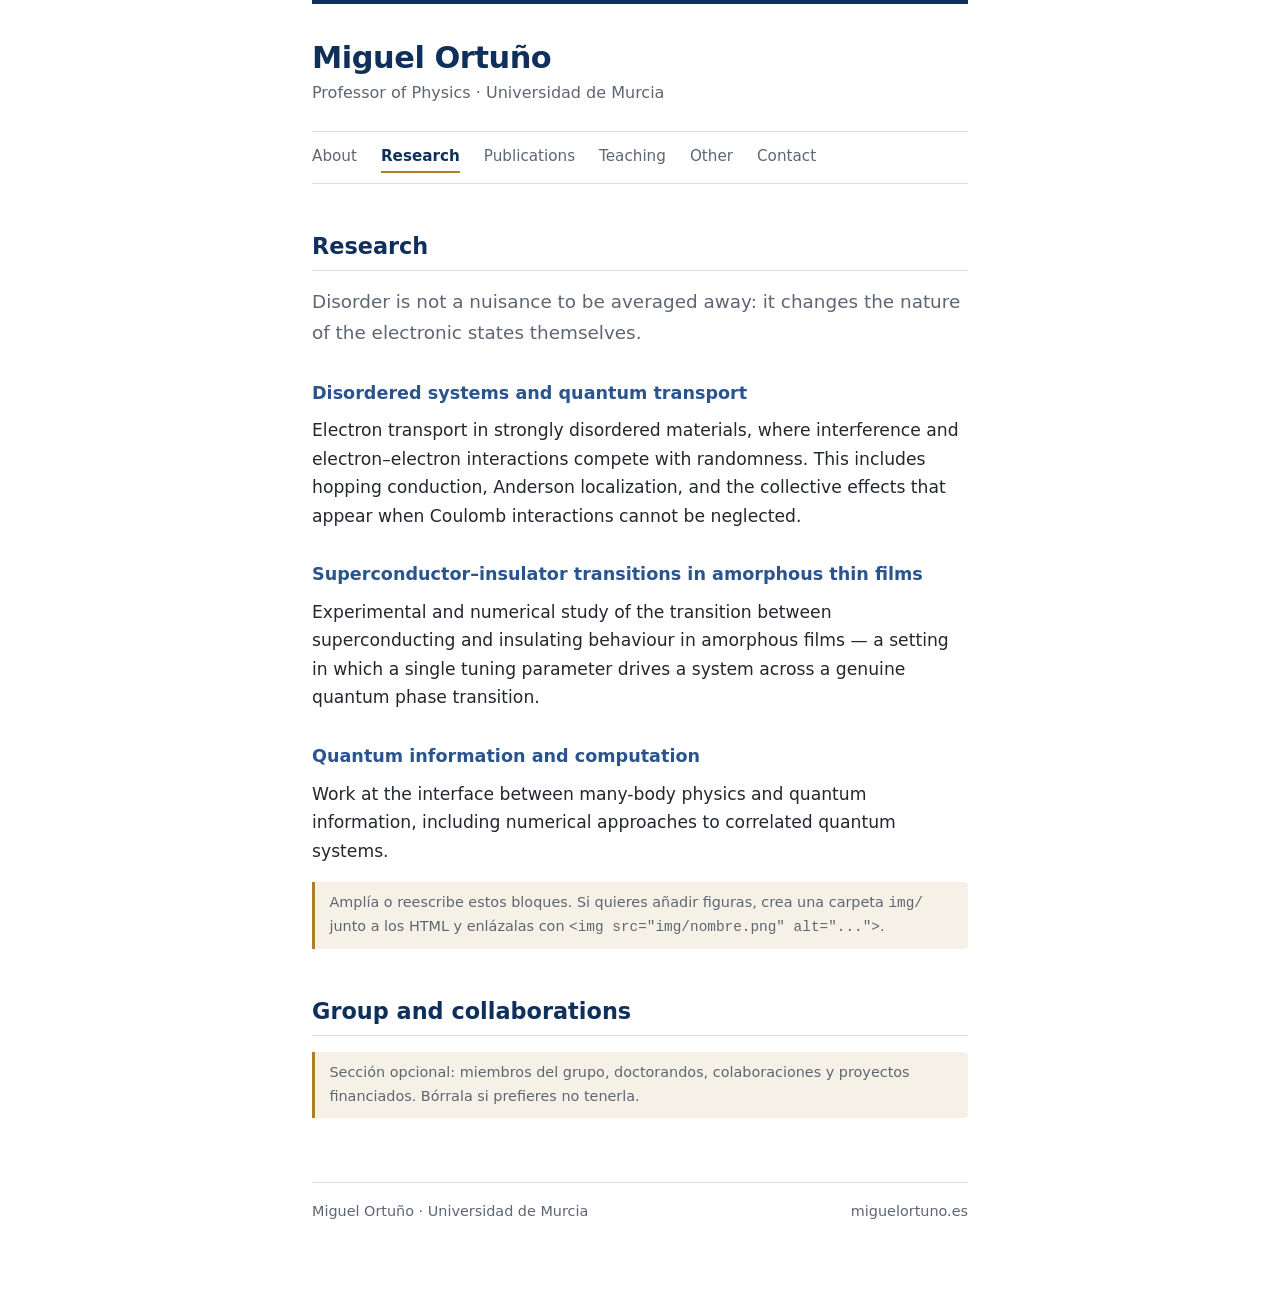
<file: research.html>
<!doctype html>
<html lang="en">
<head>
<meta charset="utf-8">
<meta name="viewport" content="width=device-width, initial-scale=1">
<title>Research — Miguel Ortuño</title>
<meta name="description" content="Research on disordered systems, quantum transport, superconductor–insulator transitions and quantum information.">
<link rel="stylesheet" href="style.css">
</head>
<body>
<div class="wrap">

  <header class="masthead">
    <h1><a href="index.html">Miguel Ortuño</a></h1>
    <p class="affiliation">Professor of Physics · Universidad de Murcia</p>
    <nav>
      <a href="index.html">About</a>
      <a href="research.html" class="current">Research</a>
      <a href="publications.html">Publications</a>
      <a href="teaching.html">Teaching</a>
      <a href="other.html">Other</a>
      <a href="contact.html">Contact</a>
    </nav>
  </header>

  <main>
    <h2>Research</h2>

    <p class="lead">
      Disorder is not a nuisance to be averaged away: it changes the nature of the
      electronic states themselves.
    </p>

    <h3>Disordered systems and quantum transport</h3>
    <p>
      Electron transport in strongly disordered materials, where interference and
      electron–electron interactions compete with randomness. This includes hopping
      conduction, Anderson localization, and the collective effects that appear when
      Coulomb interactions cannot be neglected.
    </p>

    <h3>Superconductor–insulator transitions in amorphous thin films</h3>
    <p>
      Experimental and numerical study of the transition between superconducting and
      insulating behaviour in amorphous films — a setting in which a single tuning
      parameter drives a system across a genuine quantum phase transition.
    </p>

    <h3>Quantum information and computation</h3>
    <p>
      Work at the interface between many-body physics and quantum information,
      including numerical approaches to correlated quantum systems.
    </p>

    <div class="todo">
      Amplía o reescribe estos bloques. Si quieres añadir figuras, crea una carpeta
      <code>img/</code> junto a los HTML y enlázalas con
      <code>&lt;img src="img/nombre.png" alt="..."&gt;</code>.
    </div>

    <h2>Group and collaborations</h2>
    <div class="todo">
      Sección opcional: miembros del grupo, doctorandos, colaboraciones y proyectos
      financiados. Bórrala si prefieres no tenerla.
    </div>
  </main>

  <footer>
    <span>Miguel Ortuño · Universidad de Murcia</span>
    <span>miguelortuno.es</span>
  </footer>

</div>
</body>
</html>
</file>
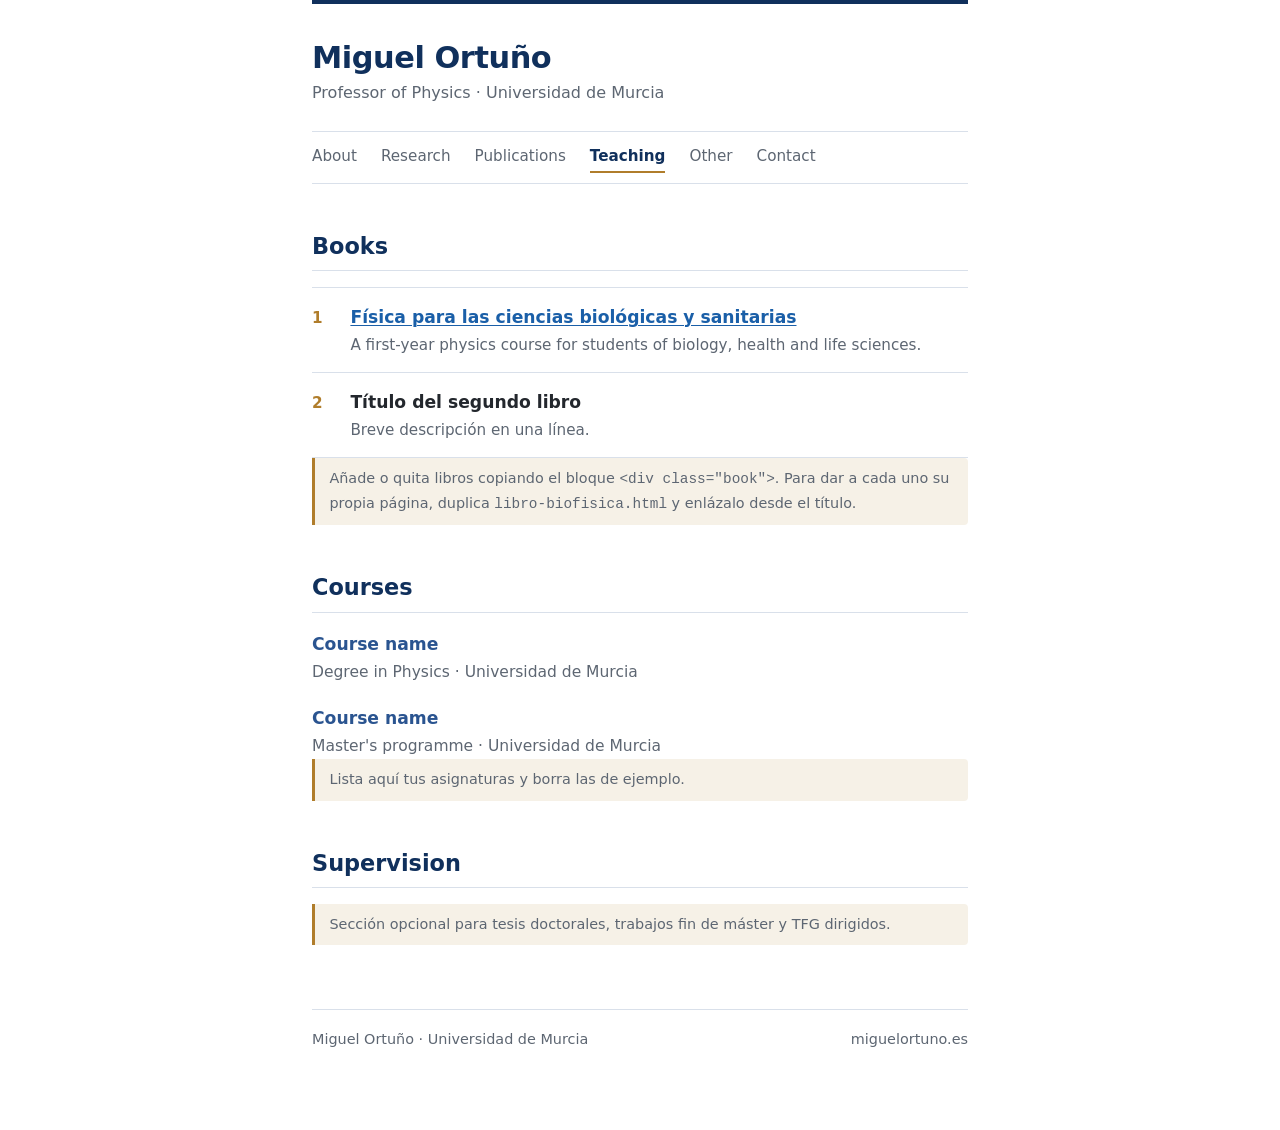
<file: teaching.html>
<!doctype html>
<html lang="en">
<head>
<meta charset="utf-8">
<meta name="viewport" content="width=device-width, initial-scale=1">
<title>Teaching — Miguel Ortuño</title>
<meta name="description" content="Books and courses by Miguel Ortuño, Department of Physics, Universidad de Murcia.">
<link rel="stylesheet" href="style.css">
</head>
<body>
<div class="wrap">

  <header class="masthead">
    <h1><a href="index.html">Miguel Ortuño</a></h1>
    <p class="affiliation">Professor of Physics · Universidad de Murcia</p>
    <nav>
      <a href="index.html">About</a>
      <a href="research.html">Research</a>
      <a href="publications.html">Publications</a>
      <a href="teaching.html" class="current">Teaching</a>
      <a href="other.html">Other</a>
      <a href="contact.html">Contact</a>
    </nav>
  </header>

  <main>
    <h2>Books</h2>

    <div class="book">
      <span class="num">1</span>
      <div>
        <a class="title" href="libro-biofisica.html">Física para las ciencias biológicas y sanitarias</a>
        <p class="meta">A first-year physics course for students of biology, health and life sciences.</p>
      </div>
    </div>

    <div class="book">
      <span class="num">2</span>
      <div>
        <span class="title">Título del segundo libro</span>
        <p class="meta">Breve descripción en una línea.</p>
      </div>
    </div>

    <div class="todo">
      Añade o quita libros copiando el bloque <code>&lt;div class="book"&gt;</code>.
      Para dar a cada uno su propia página, duplica <code>libro-biofisica.html</code>
      y enlázalo desde el título.
    </div>

    <h2>Courses</h2>

    <dl class="courses">
      <dt>Course name</dt>
      <dd>Degree in Physics · Universidad de Murcia</dd>

      <dt>Course name</dt>
      <dd>Master's programme · Universidad de Murcia</dd>
    </dl>

    <div class="todo">
      Lista aquí tus asignaturas y borra las de ejemplo.
    </div>

    <h2>Supervision</h2>
    <div class="todo">
      Sección opcional para tesis doctorales, trabajos fin de máster y TFG dirigidos.
    </div>
  </main>

  <footer>
    <span>Miguel Ortuño · Universidad de Murcia</span>
    <span>miguelortuno.es</span>
  </footer>

</div>
</body>
</html>
</file>
<file: style.css>
/* ---------------------------------------------------------------
   miguelortuno.es — hoja de estilos común a todas las páginas
   --------------------------------------------------------------- */

:root {
  /* Paleta */
  --navy:      #10305c;   /* títulos */
  --navy-soft: #2a5490;   /* subtítulos y detalles */
  --link:      #1a5fa8;   /* enlaces */
  --gold:      #b07d2b;   /* acento cálido, uso muy puntual */
  --ink:       #23272d;   /* texto */
  --muted:     #5d6672;   /* texto secundario */
  --rule:      #d9e0ea;   /* líneas */
  --tint:      #f2f6fb;   /* fondos suaves */
  --bg:        #ffffff;

  --measure: 44rem;

  /* Calibri con alternativas de métrica equivalente para Linux y Mac */
  --sans: Calibri, Carlito, Candara, "Segoe UI", system-ui,
          -apple-system, "Helvetica Neue", Arial, sans-serif;
}

@media (prefers-color-scheme: dark) {
  :root {
    --navy:      #a9c6ef;
    --navy-soft: #8badd8;
    --link:      #7fb4e8;
    --gold:      #d8ab63;
    --ink:       #e6e8ec;
    --muted:     #9aa3b0;
    --rule:      #2c3542;
    --tint:      #1a2130;
    --bg:        #131820;
  }
}

*, *::before, *::after { box-sizing: border-box; }

html { -webkit-text-size-adjust: 100%; scroll-behavior: smooth; }

body {
  margin: 0;
  background: var(--bg);
  color: var(--ink);
  font-family: var(--sans);
  font-size: 1.075rem;
  line-height: 1.65;
  -webkit-font-smoothing: antialiased;
}

.wrap {
  max-width: var(--measure);
  margin: 0 auto;
  padding: 0 1.5rem 5rem;
}

/* ----- Cabecera y navegación ----- */

.masthead {
  border-top: 4px solid var(--navy);
  padding-top: 2.25rem;
  margin-bottom: 2rem;
}

.masthead h1,
.masthead .sitetitle {
  font-size: 1.9rem;
  font-weight: 600;
  color: var(--navy);
  letter-spacing: -0.015em;
  margin: 0 0 0.25rem;
  line-height: 1.2;
}

.masthead h1 a,
.masthead .sitetitle a { color: inherit; text-decoration: none; }

/* Título propio de una página interior (h1 real de esa página) */
h1.pagetitle {
  font-size: 1.55rem;
  font-weight: 600;
  color: var(--navy);
  margin: 0 0 1rem;
  padding-bottom: 0.35rem;
  border-bottom: 1px solid var(--rule);
}

.affiliation {
  color: var(--muted);
  font-size: 1rem;
  margin: 0;
}

nav {
  margin-top: 1.5rem;
  border-top: 1px solid var(--rule);
  border-bottom: 1px solid var(--rule);
  padding: 0.6rem 0;
  display: flex;
  flex-wrap: wrap;
  gap: 0.3rem 1.5rem;
  font-size: 0.95rem;
}

nav a {
  color: var(--muted);
  text-decoration: none;
  padding: 0.15rem 0;
  border-bottom: 2px solid transparent;
}

nav a:hover { color: var(--link); }

nav a.current {
  color: var(--navy);
  font-weight: 600;
  border-bottom-color: var(--gold);
}

/* ----- Texto ----- */

main { margin-top: 2.75rem; }

h2 {
  font-size: 1.4rem;
  font-weight: 600;
  color: var(--navy);
  margin: 2.75rem 0 1rem;
  padding-bottom: 0.35rem;
  border-bottom: 1px solid var(--rule);
}

main > h2:first-child { margin-top: 0; }

h3 {
  font-size: 1.1rem;
  font-weight: 600;
  color: var(--navy-soft);
  margin: 1.9rem 0 0.55rem;
}

p { margin: 0 0 1.05rem; }

a { color: var(--link); text-decoration: underline; text-underline-offset: 2px; text-decoration-thickness: 1px; }
a:hover { text-decoration-thickness: 2px; }

ul, ol { margin: 0 0 1.05rem; padding-left: 1.3rem; }
li { margin-bottom: 0.4rem; }

.lead { font-size: 1.15rem; color: var(--muted); }

/* ----- Bloques ----- */

.panel {
  background: var(--tint);
  border-left: 3px solid var(--navy-soft);
  padding: 1.1rem 1.3rem;
  margin: 0 0 1.6rem;
  border-radius: 0 4px 4px 0;
}

.panel p:last-child, .panel ul:last-child { margin-bottom: 0; }

.todo {
  background: rgba(176, 125, 43, 0.11);
  border-left: 3px solid var(--gold);
  padding: 0.55rem 0.9rem;
  font-size: 0.9rem;
  color: var(--muted);
  margin: 0 0 1.3rem;
  border-radius: 0 4px 4px 0;
}

/* ----- Publicaciones ----- */

.year {
  font-size: 0.95rem;
  font-weight: 700;
  color: var(--gold);
  letter-spacing: 0.06em;
  margin: 2.1rem 0 0.7rem;
}

.pub-year {
  margin: 2.2rem 0 0.7rem;
  padding-bottom: 0.15rem;
  font-size: 1.1rem;
  font-weight: 600;
  color: var(--gold);                 /* acento dorado */
  border-bottom: 1px solid #e2e2e2;
}
.pub-year:first-of-type { margin-top: 1rem; }

ol.pubs { list-style: none; margin: 0; padding: 0; }

ol.pubs li {
  margin: 0 0 1.05rem;
  max-width: 46em;                /* línea legible, < 80 caracteres */
}

ol.pubs .me { font-weight: 700; color: var(--navy); }
ol.pubs em { font-style: italic; }
.pub-authors,
.pub-ref { display: block; font-size: 0.93em; color: #4a4a4a; }

.pub-title {
  display: block;
  color: #10305c;                 /* azul marino de los títulos */
  font-weight: 600;
}

.pub-ref em { font-style: italic; }

.pub-pdf {
  margin-left: 0.4em;
  font-size: 0.82em;
  font-variant: small-caps;
  text-decoration: none;
  color: #b07d2b;
  border-bottom: 1px solid currentColor;
  white-space: nowrap;
}
.pub-pdf:hover,
.pub-pdf:focus { color: #10305c; }

/* Índice de años, si lo usas */
.year-index { margin: 0 0 1.6rem; font-size: 0.9em; line-height: 1.9; }
.year-index a { margin-right: 0.55em; text-decoration: none; color: #10305c; }
.year-index a:hover { text-decoration: underline; }

/* ----- Libros ----- */

.book {
  display: flex;
  gap: 1rem;
  align-items: baseline;
  padding: 0.9rem 0;
  border-bottom: 1px solid var(--rule);
}

.book:first-of-type { border-top: 1px solid var(--rule); }

.book .num {
  color: var(--gold);
  font-weight: 700;
  font-size: 0.95rem;
  min-width: 1.4rem;
}

.book .title { font-weight: 600; }
.book .meta { color: var(--muted); font-size: 0.95rem; margin: 0.1rem 0 0; }

/* ----- Docencia ----- */

dl.courses { margin: 0; }
dl.courses dt { font-weight: 600; margin-top: 1.1rem; color: var(--navy-soft); }
dl.courses dd { margin: 0.1rem 0 0; color: var(--muted); font-size: 0.97rem; }

/* ----- Contacto ----- */

.contact-list { list-style: none; margin: 0; padding: 0; }
.contact-list li { margin-bottom: 0.55rem; }
.contact-list span {
  display: inline-block;
  min-width: 6rem;
  color: var(--muted);
  font-size: 0.85rem;
  letter-spacing: 0.05em;
  text-transform: uppercase;
}

/* ----- Índice de temas del libro ----- */

ol.toc {
  columns: 2;
  column-gap: 2.5rem;
  padding-left: 1.4rem;
  margin-bottom: 1.4rem;
}

ol.toc li { break-inside: avoid; margin-bottom: 0.3rem; font-size: 1rem; }

@media (max-width: 34rem) {
  ol.toc { columns: 1; }
}

/* ----- Ficha de libro con portada ----- */

.bookhead {
  display: flex;
  gap: 1.75rem;
  align-items: flex-start;
  margin-bottom: 1.75rem;
}

.bookhead .cover {
  flex: 0 0 auto;
  width: 195px;
  height: auto;          /* imprescindible: si no, manda el height del HTML */
  border: 1px solid var(--rule);
  border-radius: 3px;
  box-shadow: 0 3px 16px rgba(16, 48, 92, 0.20);
  display: block;
}

.bookhead .blurb { flex: 1 1 auto; }
.bookhead .blurb > :first-child { margin-top: 0; }

@media (max-width: 38rem) {
  .bookhead { flex-direction: column; gap: 1.1rem; }
  .bookhead .cover { width: 160px; height: auto; align-self: center; }
}

/* ----- Descargas ----- */

ul.downloads { list-style: none; margin: 0 0 1.3rem; padding: 0; }

ul.downloads li {
  border-top: 1px solid var(--rule);
  padding: 0.7rem 0;
  margin: 0;
}

ul.downloads li:last-child { border-bottom: 1px solid var(--rule); }

ul.downloads .tag {
  display: inline-block;
  background: var(--navy);
  color: #fff;
  font-size: 0.72rem;
  font-weight: 700;
  letter-spacing: 0.07em;
  padding: 0.12rem 0.45rem;
  border-radius: 3px;
  margin-right: 0.6rem;
  vertical-align: 0.08em;
}

ul.downloads .size { color: var(--muted); font-size: 0.9rem; }

/* ----- Pie ----- */

footer {
  margin-top: 4rem;
  padding-top: 1.1rem;
  border-top: 1px solid var(--rule);
  color: var(--muted);
  font-size: 0.9rem;
  display: flex;
  flex-wrap: wrap;
  gap: 0.4rem 1.2rem;
  justify-content: space-between;
}

.back { font-size: 0.95rem; margin-bottom: 1.5rem; }

@media (max-width: 34rem) {
  .wrap { padding: 0 1.15rem 3.5rem; }
  .masthead h1 { font-size: 1.6rem; }
  body { font-size: 1.03rem; }
}
</file>
